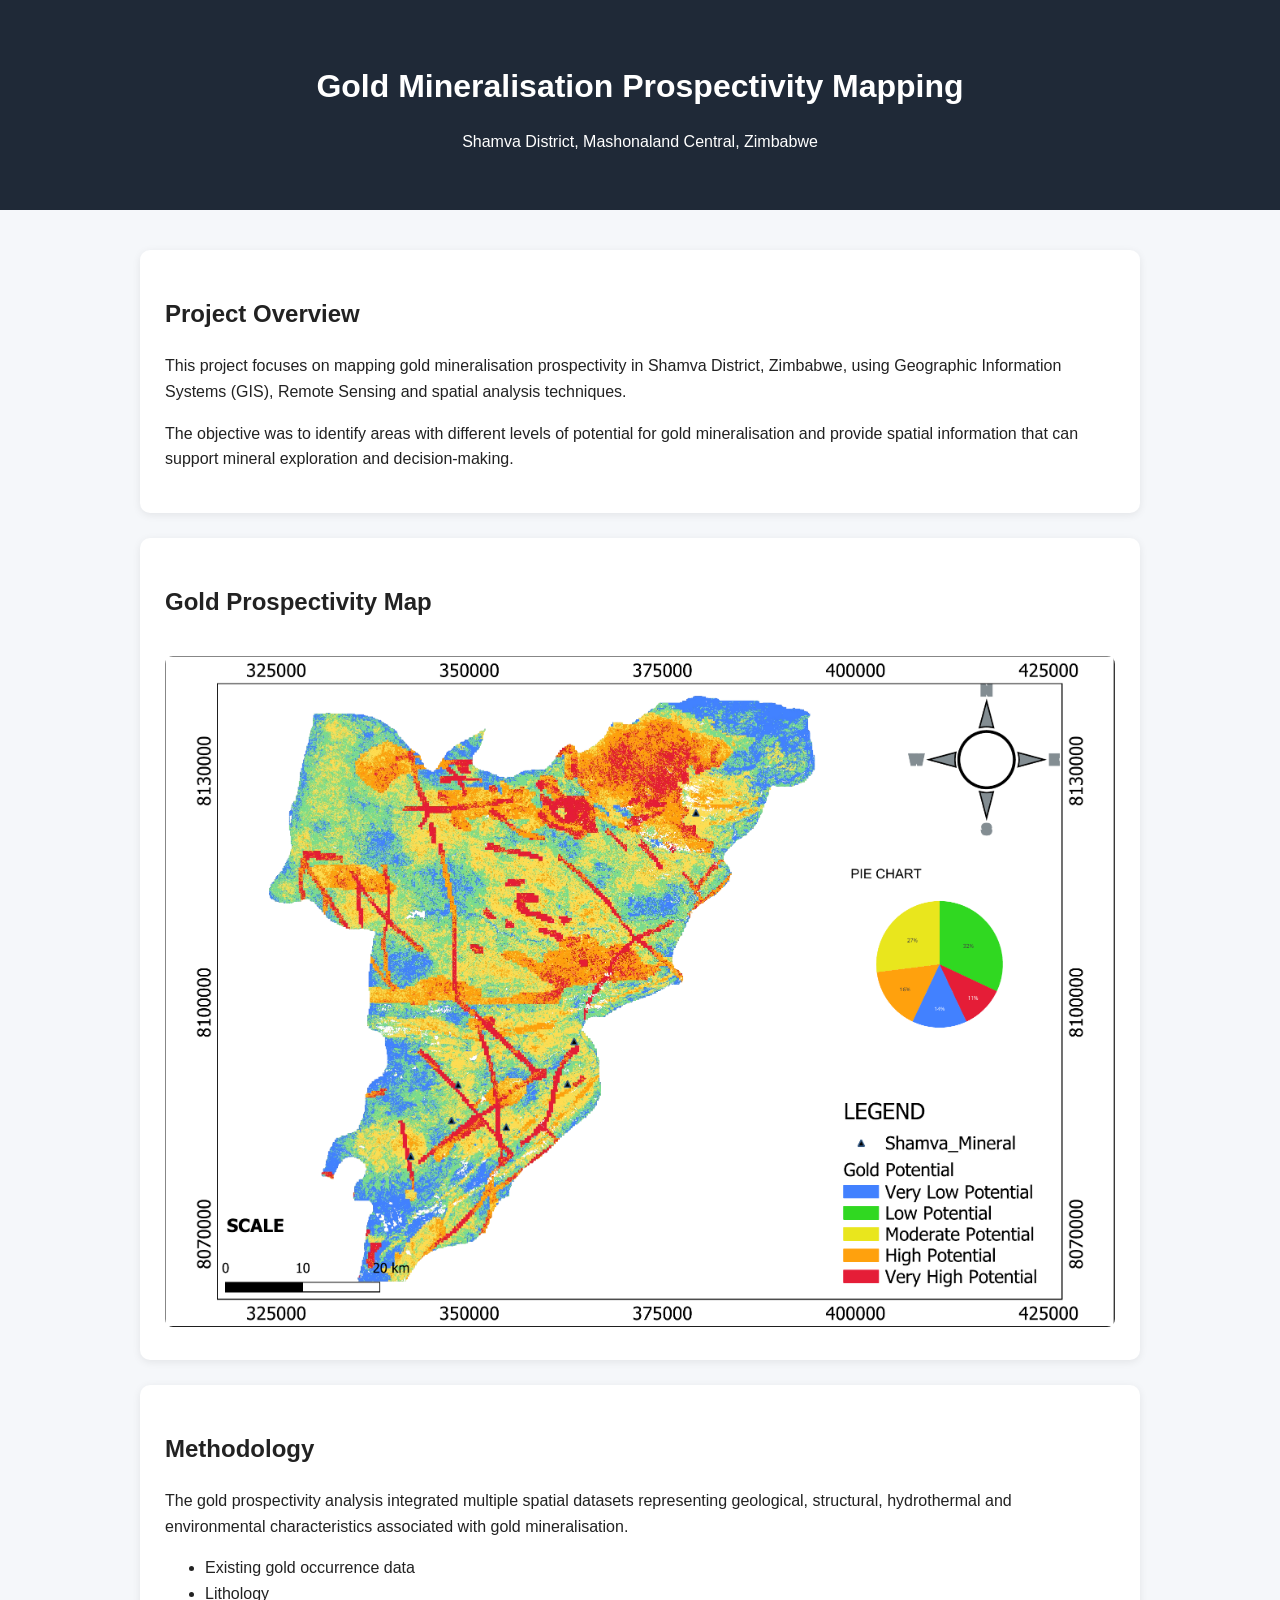
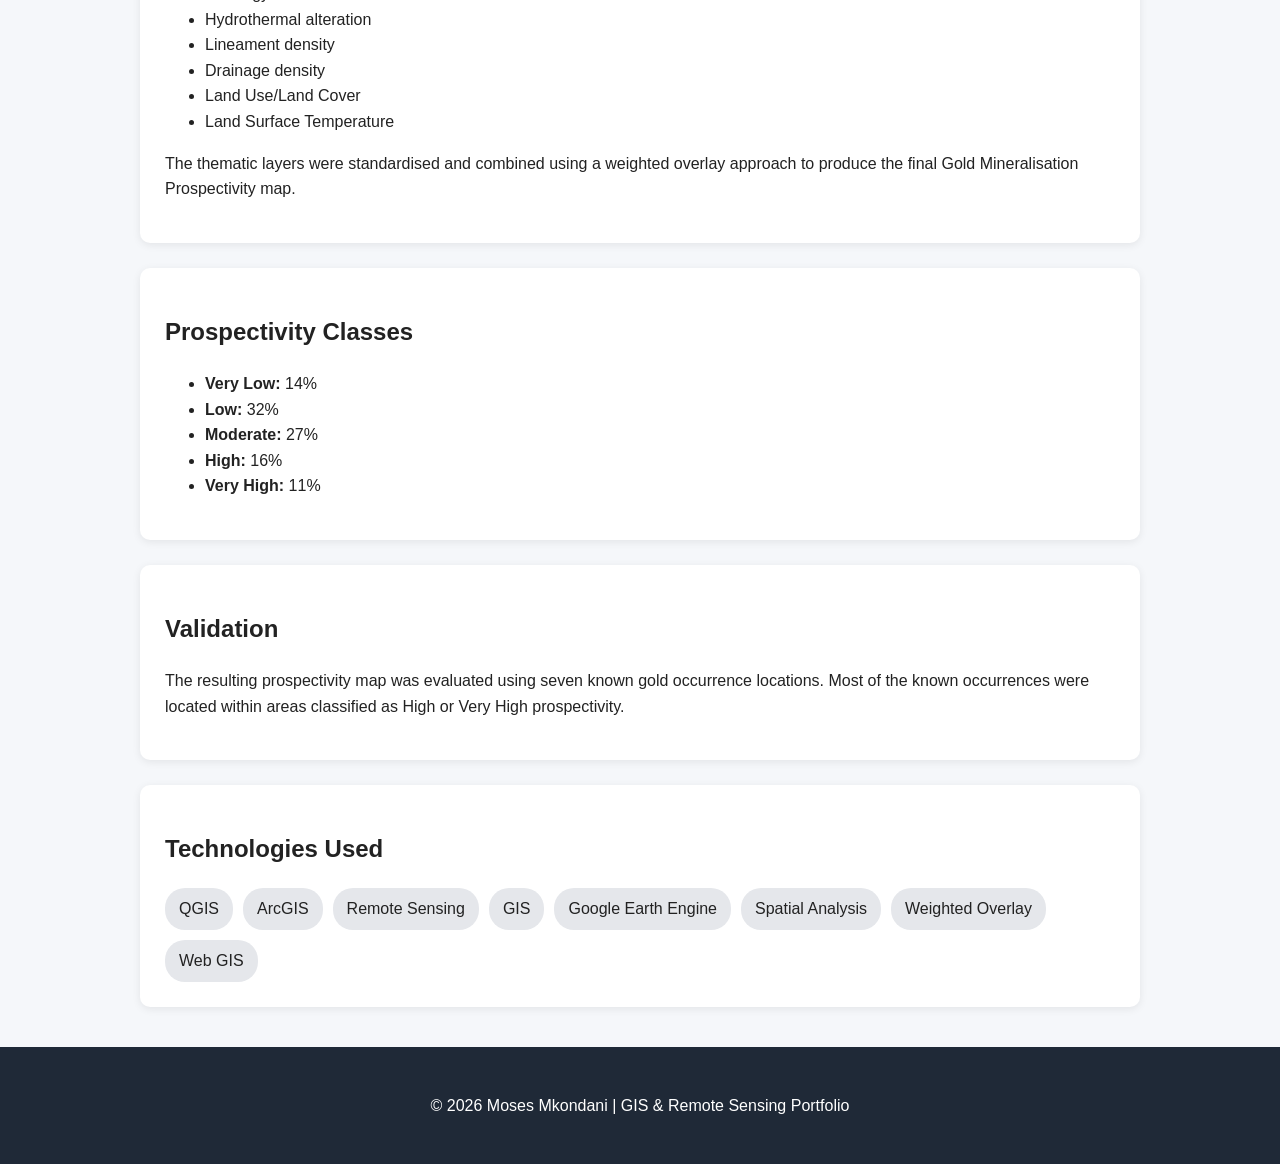
<file: projects/gold-prospectivity.html>
<!DOCTYPE html>
<html lang="en">
<head>
    <meta charset="UTF-8">
    <meta name="viewport" content="width=device-width, initial-scale=1.0">
    <title>Gold Prospectivity Mapping | Moses Mkondani</title>

    <style>
        body {
            font-family: Arial, sans-serif;
            line-height: 1.6;
            margin: 0;
            background: #f5f7fa;
            color: #222;
        }

        header {
            background: #1f2937;
            color: white;
            padding: 40px 20px;
            text-align: center;
        }

        header h1 {
            margin-bottom: 10px;
        }

        .container {
            max-width: 1000px;
            margin: 40px auto;
            padding: 0 20px;
        }

        .card {
            background: white;
            padding: 25px;
            margin-bottom: 25px;
            border-radius: 10px;
            box-shadow: 0 2px 8px rgba(0,0,0,0.08);
        }

        .map {
            width: 100%;
            border-radius: 8px;
            margin-top: 15px;
        }

        .skills {
            display: flex;
            flex-wrap: wrap;
            gap: 10px;
        }

        .skill {
            background: #e5e7eb;
            padding: 8px 14px;
            border-radius: 20px;
        }

        footer {
            text-align: center;
            padding: 30px;
            background: #1f2937;
            color: white;
            margin-top: 40px;
        }
    </style>
</head>

<body>

<header>
    <h1>Gold Mineralisation Prospectivity Mapping</h1>
    <p>Shamva District, Mashonaland Central, Zimbabwe</p>
</header>

<div class="container">

    <div class="card">
        <h2>Project Overview</h2>

        <p>
            This project focuses on mapping gold mineralisation prospectivity
            in Shamva District, Zimbabwe, using Geographic Information Systems
            (GIS), Remote Sensing and spatial analysis techniques.
        </p>

        <p>
            The objective was to identify areas with different levels of
            potential for gold mineralisation and provide spatial information
            that can support mineral exploration and decision-making.
        </p>
    </div>

    <div class="card">
        <h2>Gold Prospectivity Map</h2>

        <img
            src="../assets/images/gold-prospectivity-map.png"
            alt="Gold Prospectivity Map of Shamva District"
            class="map"
        >
    </div>

    <div class="card">
        <h2>Methodology</h2>

        <p>
            The gold prospectivity analysis integrated multiple spatial
            datasets representing geological, structural, hydrothermal and
            environmental characteristics associated with gold mineralisation.
        </p>

        <ul>
            <li>Existing gold occurrence data</li>
            <li>Lithology</li>
            <li>Hydrothermal alteration</li>
            <li>Lineament density</li>
            <li>Drainage density</li>
            <li>Land Use/Land Cover</li>
            <li>Land Surface Temperature</li>
        </ul>

        <p>
            The thematic layers were standardised and combined using a
            weighted overlay approach to produce the final Gold
            Mineralisation Prospectivity map.
        </p>
    </div>

    <div class="card">
        <h2>Prospectivity Classes</h2>

        <ul>
            <li><strong>Very Low:</strong> 14%</li>
            <li><strong>Low:</strong> 32%</li>
            <li><strong>Moderate:</strong> 27%</li>
            <li><strong>High:</strong> 16%</li>
            <li><strong>Very High:</strong> 11%</li>
        </ul>
    </div>

    <div class="card">
        <h2>Validation</h2>

        <p>
            The resulting prospectivity map was evaluated using seven known
            gold occurrence locations. Most of the known occurrences were
            located within areas classified as High or Very High prospectivity.
        </p>
    </div>

    <div class="card">
        <h2>Technologies Used</h2>

        <div class="skills">
            <span class="skill">QGIS</span>
            <span class="skill">ArcGIS</span>
            <span class="skill">Remote Sensing</span>
            <span class="skill">GIS</span>
            <span class="skill">Google Earth Engine</span>
            <span class="skill">Spatial Analysis</span>
            <span class="skill">Weighted Overlay</span>
            <span class="skill">Web GIS</span>
        </div>
    </div>

</div>

<footer>
    <p>© 2026 Moses Mkondani | GIS & Remote Sensing Portfolio</p>
</footer>

</body>
</html>
</file>
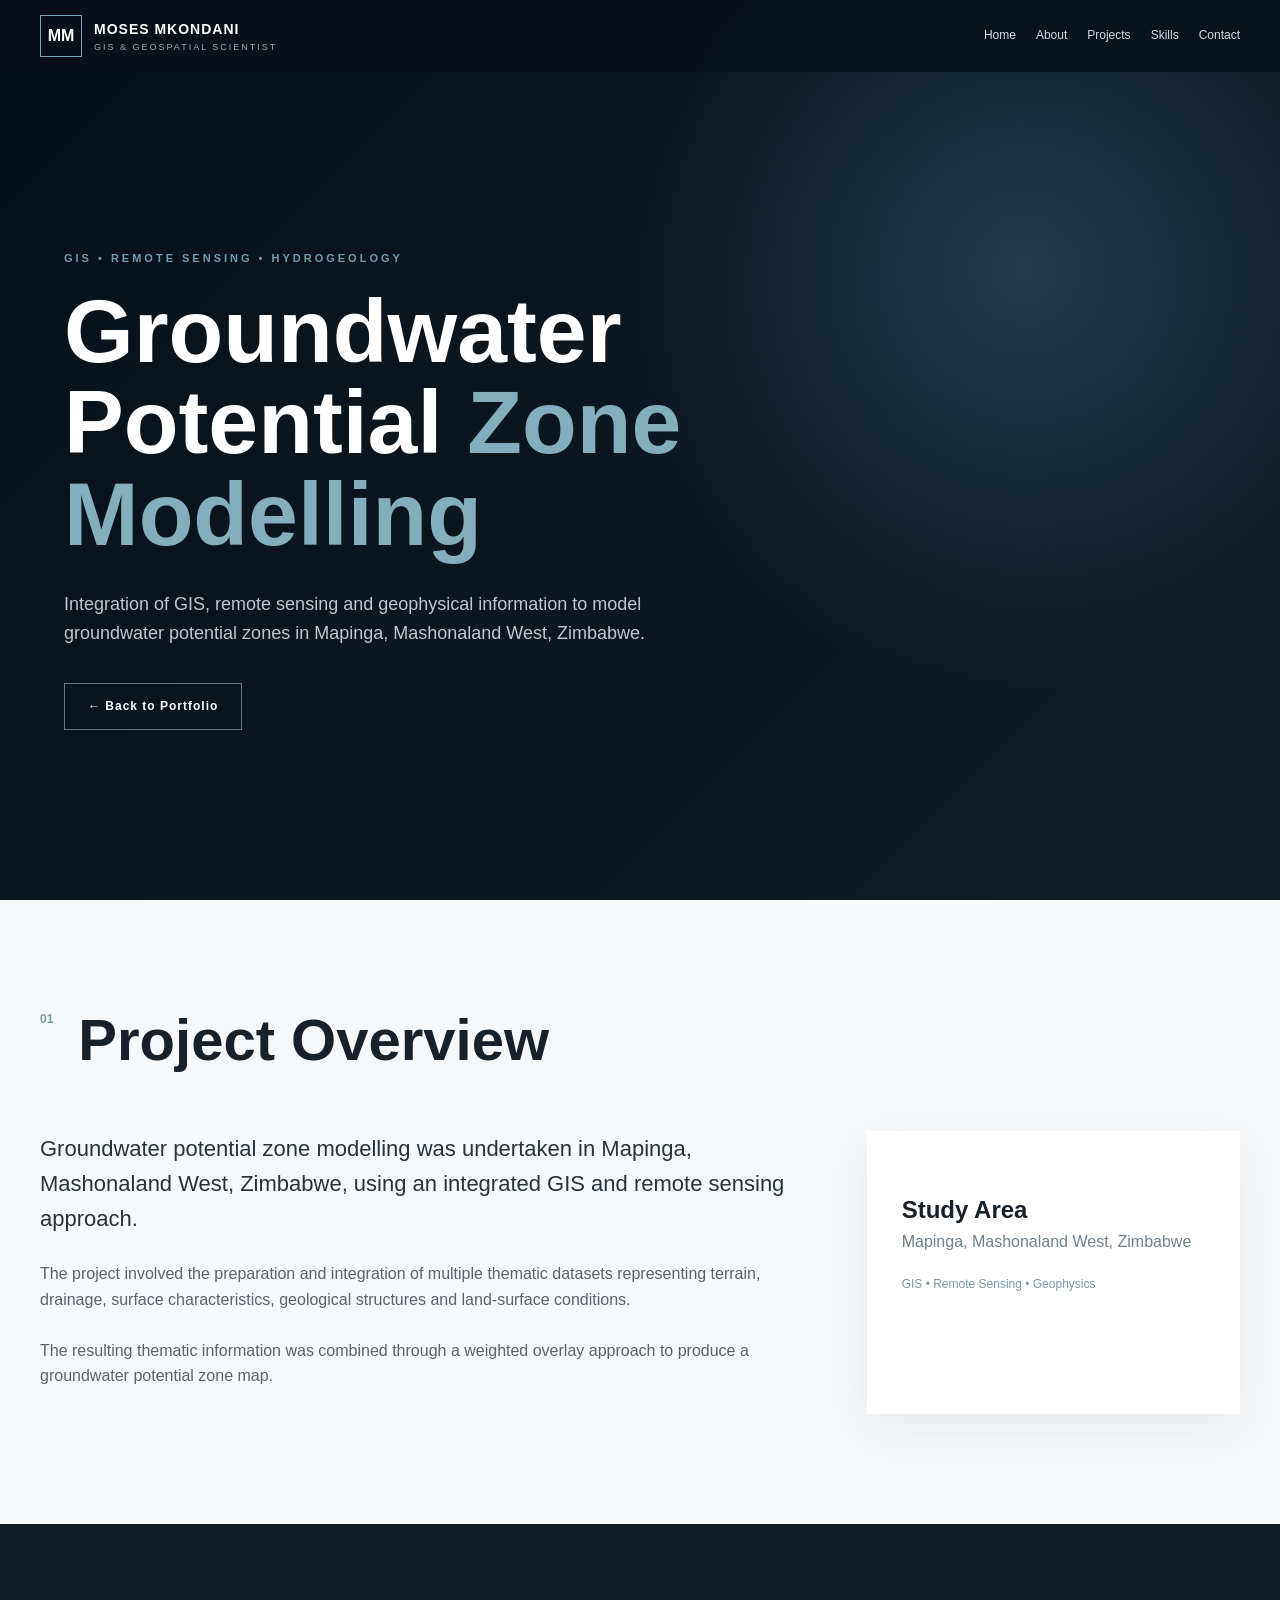
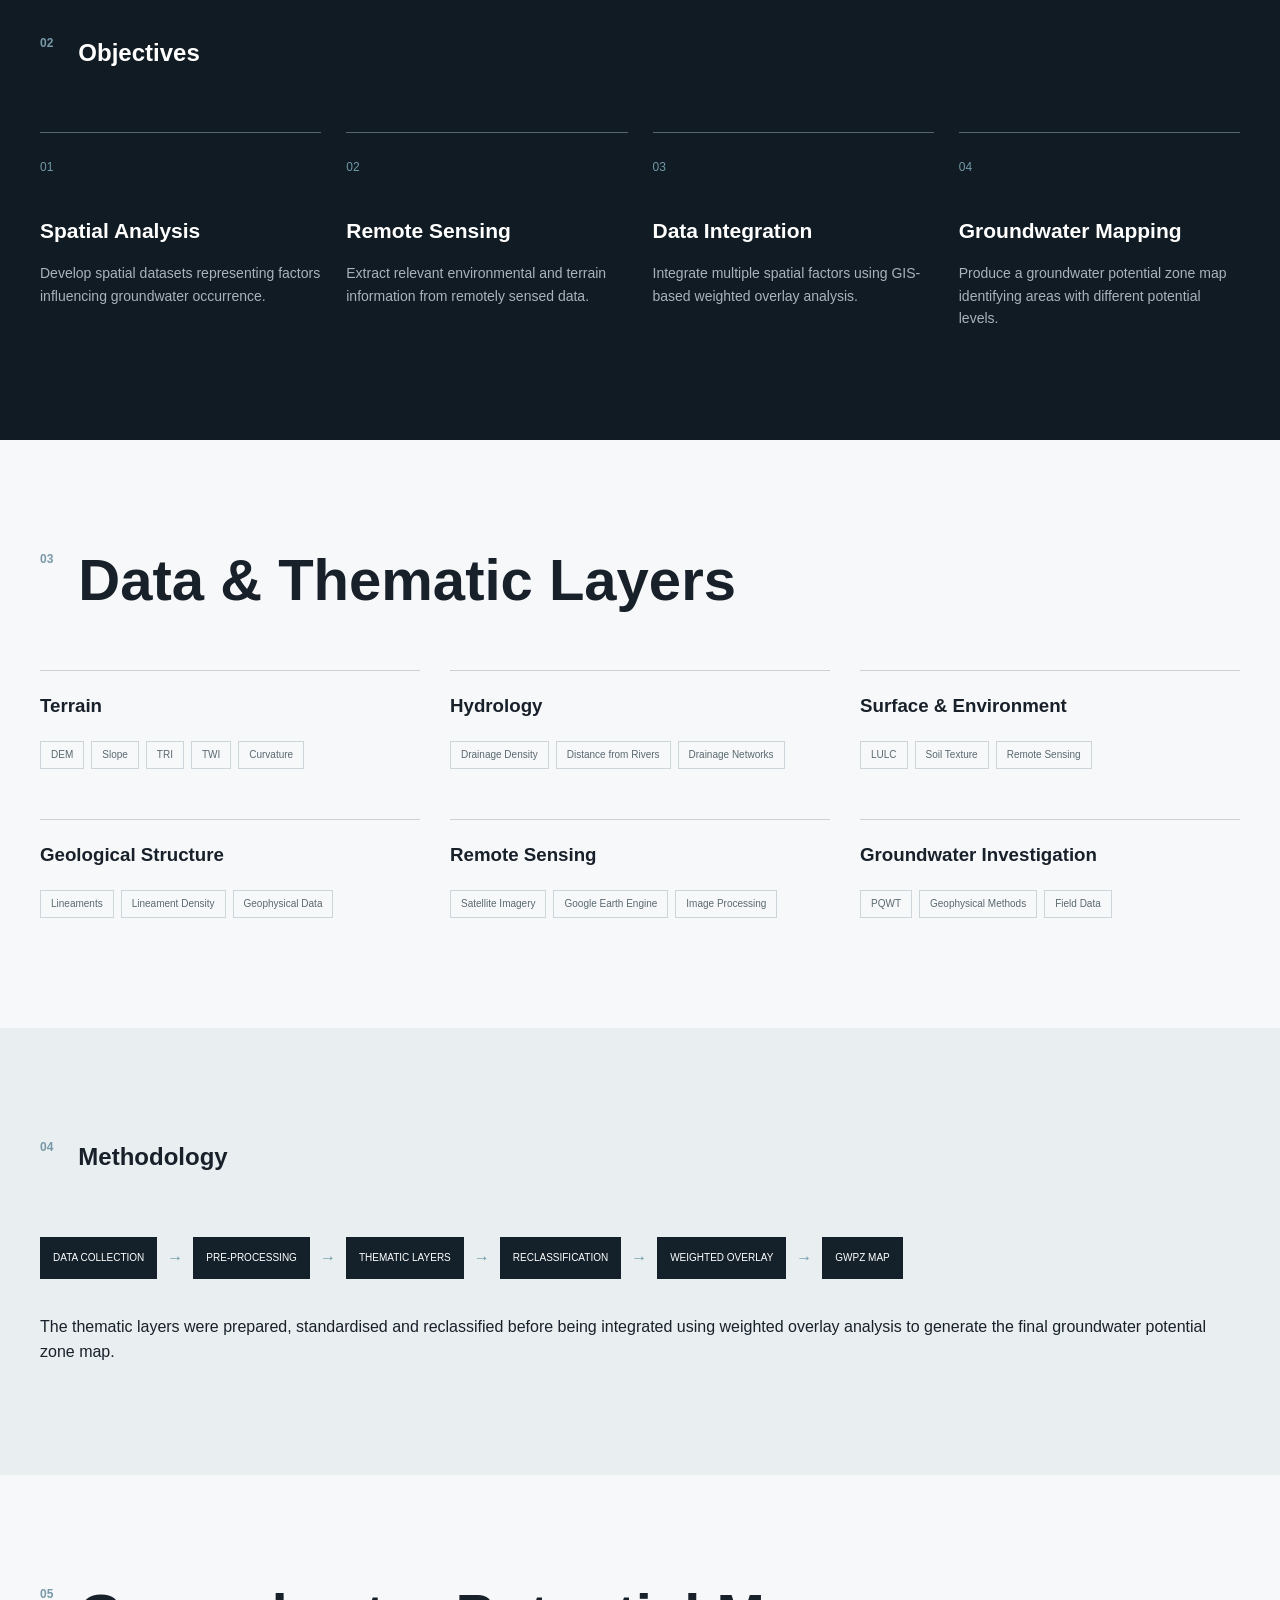
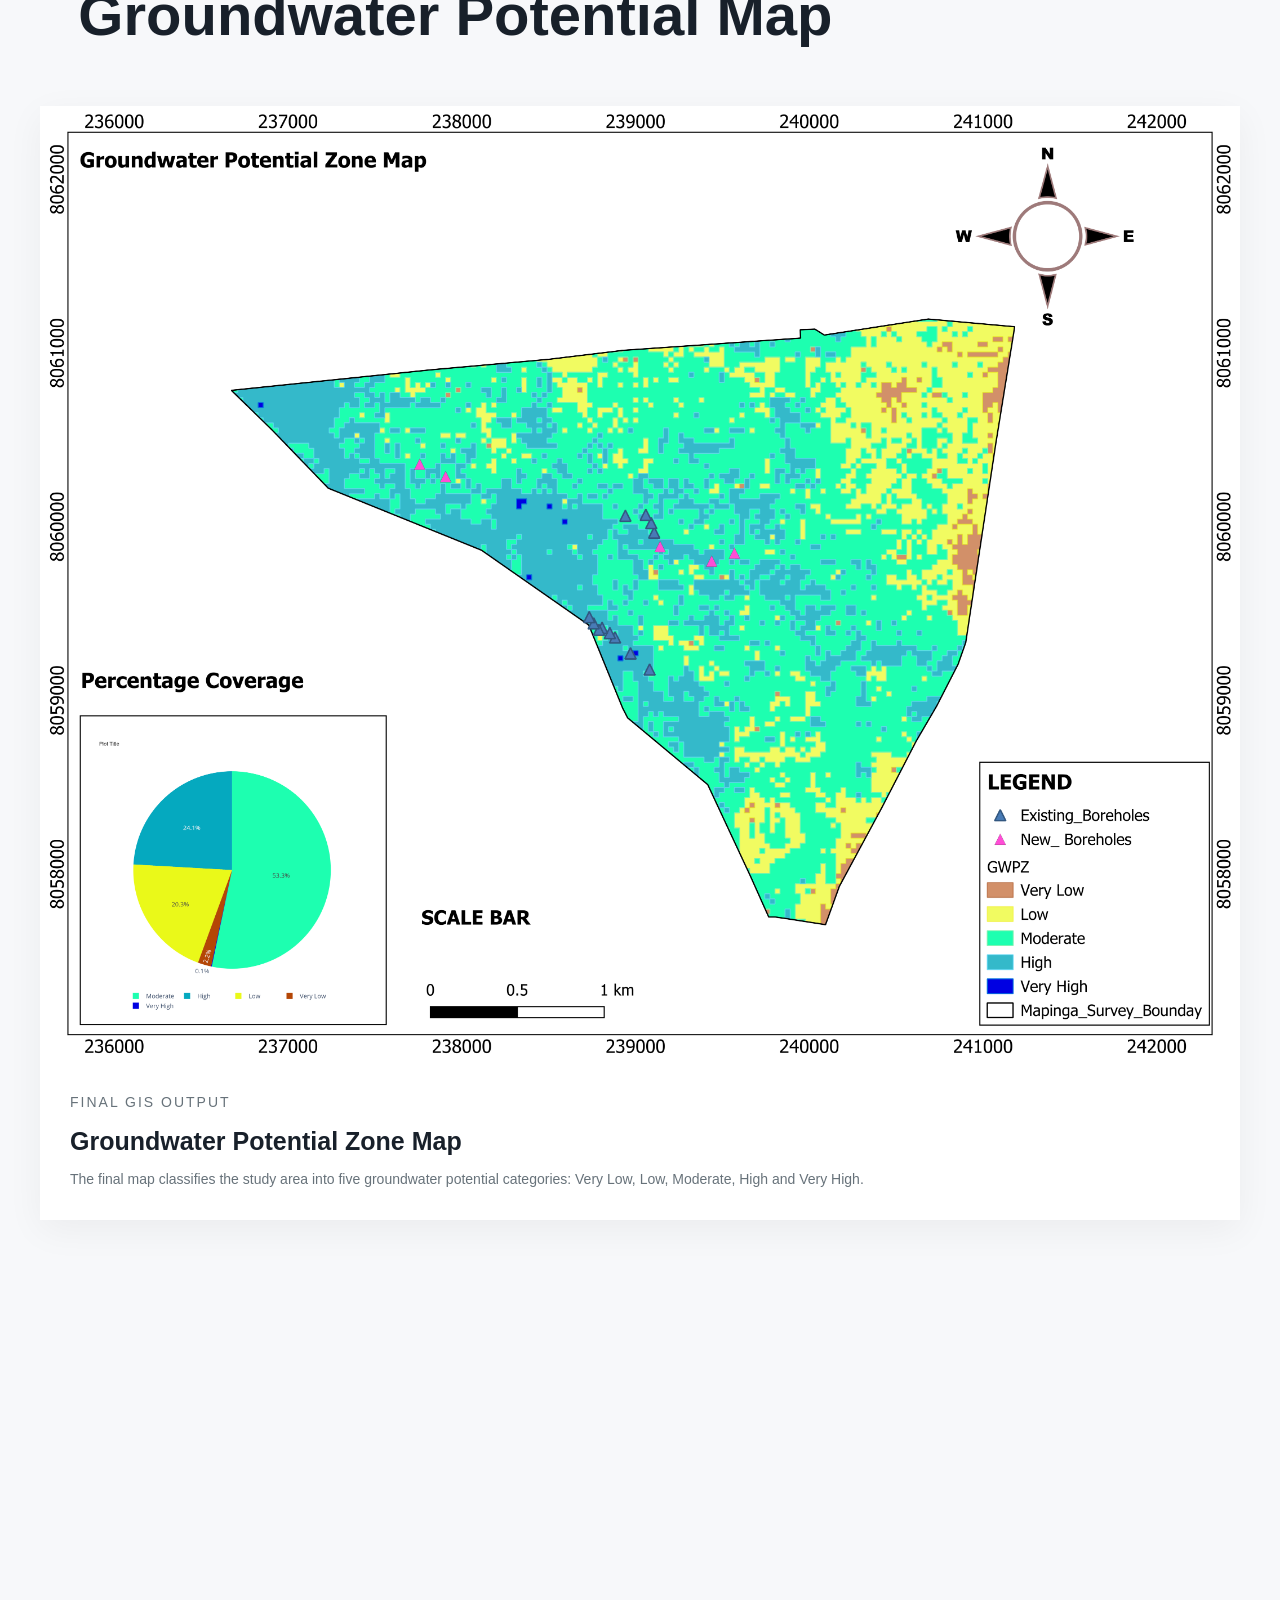
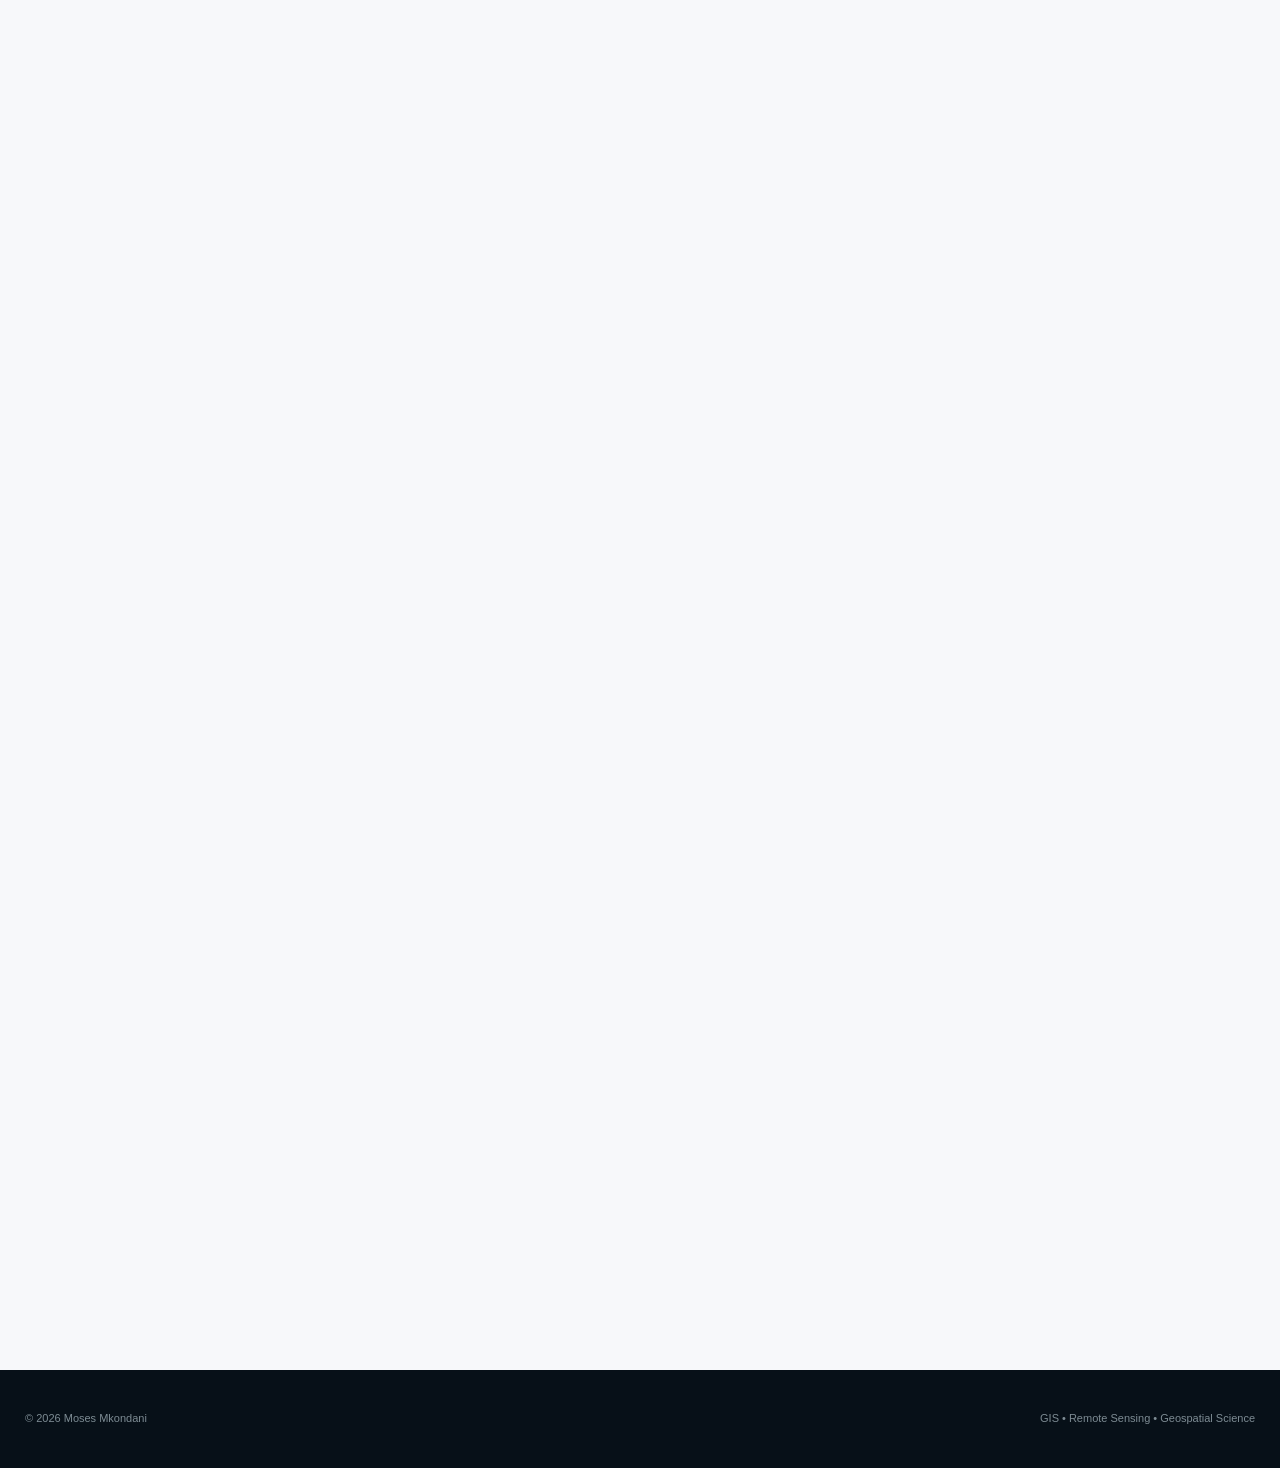
<file: projects/groundwater.html>
<!DOCTYPE html>
<html lang="en">

<head>

    <meta charset="UTF-8">

    <meta name="viewport"
          content="width=device-width, initial-scale=1.0">

    <title>
        Groundwater Potential Zone Modelling | Moses Mkondani
    </title>

    <link rel="stylesheet" href="../style.css">

</head>

<body>


<!-- ================= NAVIGATION ================= -->

<header class="navbar">

    <div class="nav-container">

        <a href="../index.html" class="logo">

            <span>MM</span>

            <div>
                <strong>MOSES MKONDANI</strong>
                <small>GIS & GEOSPATIAL SCIENTIST</small>
            </div>

        </a>

        <nav>

            <a href="../index.html">Home</a>

            <a href="../index.html#about">About</a>

            <a href="../index.html#projects">Projects</a>

            <a href="../index.html#skills">Skills</a>

            <a href="../index.html#contact">Contact</a>

        </nav>

    </div>

</header>



<!-- ================= PROJECT HERO ================= -->

<section class="hero">

    <div class="hero-content">

        <p class="eyebrow">
            GIS • REMOTE SENSING • HYDROGEOLOGY
        </p>

        <h1>
            Groundwater Potential
            <span>Zone Modelling</span>
        </h1>

        <p class="hero-description">

            Integration of GIS, remote sensing and geophysical
            information to model groundwater potential zones
            in Mapinga, Mashonaland West, Zimbabwe.

        </p>

        <div class="hero-buttons">

            <a href="../index.html"
               class="btn secondary">

                ← Back to Portfolio

            </a>

        </div>

    </div>

</section>



<!-- ================= PROJECT OVERVIEW ================= -->

<section class="section">

    <div class="section-header">

        <div class="section-number">
            01
        </div>

        <h2>
            Project Overview
        </h2>

    </div>


    <div class="about-grid">

        <div class="about-text">

            <p class="lead">

                Groundwater potential zone modelling was undertaken
                in Mapinga, Mashonaland West, Zimbabwe, using an
                integrated GIS and remote sensing approach.

            </p>

            <p>

                The project involved the preparation and integration
                of multiple thematic datasets representing terrain,
                drainage, surface characteristics, geological
                structures and land-surface conditions.

            </p>

            <p>

                The resulting thematic information was combined
                through a weighted overlay approach to produce a
                groundwater potential zone map.

            </p>

        </div>


        <div class="about-card">

            <h3>
                Study Area
            </h3>

            <p>
                Mapinga, Mashonaland West,
                Zimbabwe
            </p>

            <div class="location">
                GIS • Remote Sensing • Geophysics
            </div>

        </div>

    </div>

</section>



<!-- ================= OBJECTIVES ================= -->

<section class="dark-section">

    <div class="section-header">

        <div class="section-number">
            02
        </div>

        <h2>
            Objectives
        </h2>

    </div>


    <div class="capability-grid">

        <div class="capability">

            <span class="capability-number">
                01
            </span>

            <h3>
                Spatial Analysis
            </h3>

            <p>
                Develop spatial datasets representing
                factors influencing groundwater occurrence.
            </p>

        </div>


        <div class="capability">

            <span class="capability-number">
                02
            </span>

            <h3>
                Remote Sensing
            </h3>

            <p>
                Extract relevant environmental and
                terrain information from remotely sensed data.
            </p>

        </div>


        <div class="capability">

            <span class="capability-number">
                03
            </span>

            <h3>
                Data Integration
            </h3>

            <p>
                Integrate multiple spatial factors using
                GIS-based weighted overlay analysis.
            </p>

        </div>


        <div class="capability">

            <span class="capability-number">
                04
            </span>

            <h3>
                Groundwater Mapping
            </h3>

            <p>
                Produce a groundwater potential zone map
                identifying areas with different potential levels.
            </p>

        </div>

    </div>

</section>



<!-- ================= DATA ================= -->

<section class="section">

    <div class="section-header">

        <div class="section-number">
            03
        </div>

        <h2>
            Data & Thematic Layers
        </h2>

    </div>


    <div class="skills-grid">

        <div class="skill-group">

            <h3>
                Terrain
            </h3>

            <div class="skill-list">

                <span>DEM</span>
                <span>Slope</span>
                <span>TRI</span>
                <span>TWI</span>
                <span>Curvature</span>

            </div>

        </div>


        <div class="skill-group">

            <h3>
                Hydrology
            </h3>

            <div class="skill-list">

                <span>Drainage Density</span>
                <span>Distance from Rivers</span>
                <span>Drainage Networks</span>

            </div>

        </div>


        <div class="skill-group">

            <h3>
                Surface & Environment
            </h3>

            <div class="skill-list">

                <span>LULC</span>
                <span>Soil Texture</span>
                <span>Remote Sensing</span>

            </div>

        </div>


        <div class="skill-group">

            <h3>
                Geological Structure
            </h3>

            <div class="skill-list">

                <span>Lineaments</span>
                <span>Lineament Density</span>
                <span>Geophysical Data</span>

            </div>

        </div>


        <div class="skill-group">

            <h3>
                Remote Sensing
            </h3>

            <div class="skill-list">

                <span>Satellite Imagery</span>
                <span>Google Earth Engine</span>
                <span>Image Processing</span>

            </div>

        </div>


        <div class="skill-group">

            <h3>
                Groundwater Investigation
            </h3>

            <div class="skill-list">

                <span>PQWT</span>
                <span>Geophysical Methods</span>
                <span>Field Data</span>

            </div>

        </div>

    </div>

</section>



<!-- ================= METHODOLOGY ================= -->

<section class="webgis-section">

    <div class="webgis-container">

        <div class="section-header">

            <div class="section-number">
                04
            </div>

            <h2>
                Methodology
            </h2>

        </div>


        <div class="architecture">

            <div>
                DATA COLLECTION
            </div>

            <span>→</span>

            <div>
                PRE-PROCESSING
            </div>

            <span>→</span>

            <div>
                THEMATIC LAYERS
            </div>

            <span>→</span>

            <div>
                RECLASSIFICATION
            </div>

            <span>→</span>

            <div>
                WEIGHTED OVERLAY
            </div>

            <span>→</span>

            <div>
                GWPZ MAP
            </div>

        </div>


        <p>

            The thematic layers were prepared, standardised
            and reclassified before being integrated using
            weighted overlay analysis to generate the final
            groundwater potential zone map.

        </p>

    </div>

</section>



<!-- ================= GROUNDWATER MAP ================= -->

<section class="section">

    <div class="section-header">

        <div class="section-number">
            05
        </div>

        <h2>
            Groundwater Potential Map
        </h2>

    </div>


    <div class="project-card">

        <img
            src="../assets/images/groundwater-potential-map.png"
            alt="Groundwater Potential Zone Map of Mapinga, Mashonaland West, Zimbabwe"
            style="
                width:100%;
                display:block;
                height:auto;
            "
        >

        <div class="project-body">

            <p class="project-category">
                FINAL GIS OUTPUT
            </p>

            <h3>
                Groundwater Potential Zone Map
            </h3>

            <p>

                The final map classifies the study area into
                five groundwater potential categories:
                Very Low, Low, Moderate, High and Very High.

            </p>

        </div>

    </div>

</section>



<!-- ================= RESULTS ================= -->

<section class="dark-section">

    <div class="section-header">

        <div class="section-number">
            06
        </div>

        <h2>
            Results
        </h2>

    </div>


    <div class="capability-grid">


        <div class="capability">

            <span class="capability-number">
                53.3%
            </span>

            <h3>
                Moderate
            </h3>

            <p>
                Moderate groundwater potential represents
                the largest mapped class.
            </p>

        </div>


        <div class="capability">

            <span class="capability-number">
                24.1%
            </span>

            <h3>
                High
            </h3>

            <p>
                Areas classified as having high groundwater
                potential.
            </p>

        </div>


        <div class="capability">

            <span class="capability-number">
                20.3%
            </span>

            <h3>
                Low
            </h3>

            <p>
                Areas classified within the low potential
                category.
            </p>

        </div>


        <div class="capability">

            <span class="capability-number">
                2.3%
            </span>

            <h3>
                Very Low / Very High
            </h3>

            <p>
                The remaining mapped area comprises the
                Very Low and Very High classes.
            </p>

        </div>

    </div>


    <p style="
        max-width:800px;
        margin:60px auto 0;
        color:#aebac1;
        text-align:center;
    ">

        The percentages shown above are derived from the
        groundwater potential map included in this portfolio.

    </p>

</section>



<!-- ================= TECHNICAL SKILLS ================= -->

<section class="section">

    <div class="section-header">

        <div class="section-number">
            07
        </div>

        <h2>
            Technical Skills Demonstrated
        </h2>

    </div>


    <div class="skills-grid">

        <div class="skill-group">

            <h3>
                GIS
            </h3>

            <div class="skill-list">

                <span>Spatial Analysis</span>
                <span>Weighted Overlay</span>
                <span>Raster Analysis</span>
                <span>Cartography</span>

            </div>

        </div>


        <div class="skill-group">

            <h3>
                Remote Sensing
            </h3>

            <div class="skill-list">

                <span>Satellite Imagery</span>
                <span>Image Processing</span>
                <span>Google Earth Engine</span>

            </div>

        </div>


        <div class="skill-group">

            <h3>
                Geospatial Data
            </h3>

            <div class="skill-list">

                <span>DEM Analysis</span>
                <span>Hydrological Analysis</span>
                <span>Geophysical Data</span>

            </div>

        </div>


        <div class="skill-group">

            <h3>
                Software
            </h3>

            <div class="skill-list">

                <span>QGIS</span>
                <span>ArcGIS</span>
                <span>SAGA GIS</span>
                <span>Google Earth Engine</span>

            </div>

        </div>

    </div>

</section>



<!-- ================= BACK ================= -->

<section class="cv-section">

    <div>

        <p class="eyebrow">
            GIS PORTFOLIO
        </p>

        <h2>
            Explore More Projects
        </h2>

        <p>
            Return to the main portfolio to explore
            additional GIS, remote sensing, UAV, GNSS
            and Web GIS projects.
        </p>

        <a href="../index.html"
           class="btn primary">

            BACK TO PORTFOLIO

        </a>

    </div>

</section>



<!-- ================= FOOTER ================= -->

<footer>

    <p>
        © <span id="year"></span> Moses Mkondani
    </p>

    <p>
        GIS • Remote Sensing • Geospatial Science
    </p>

</footer>


<script src="../script.js"></script>

</body>

</html>
</file>
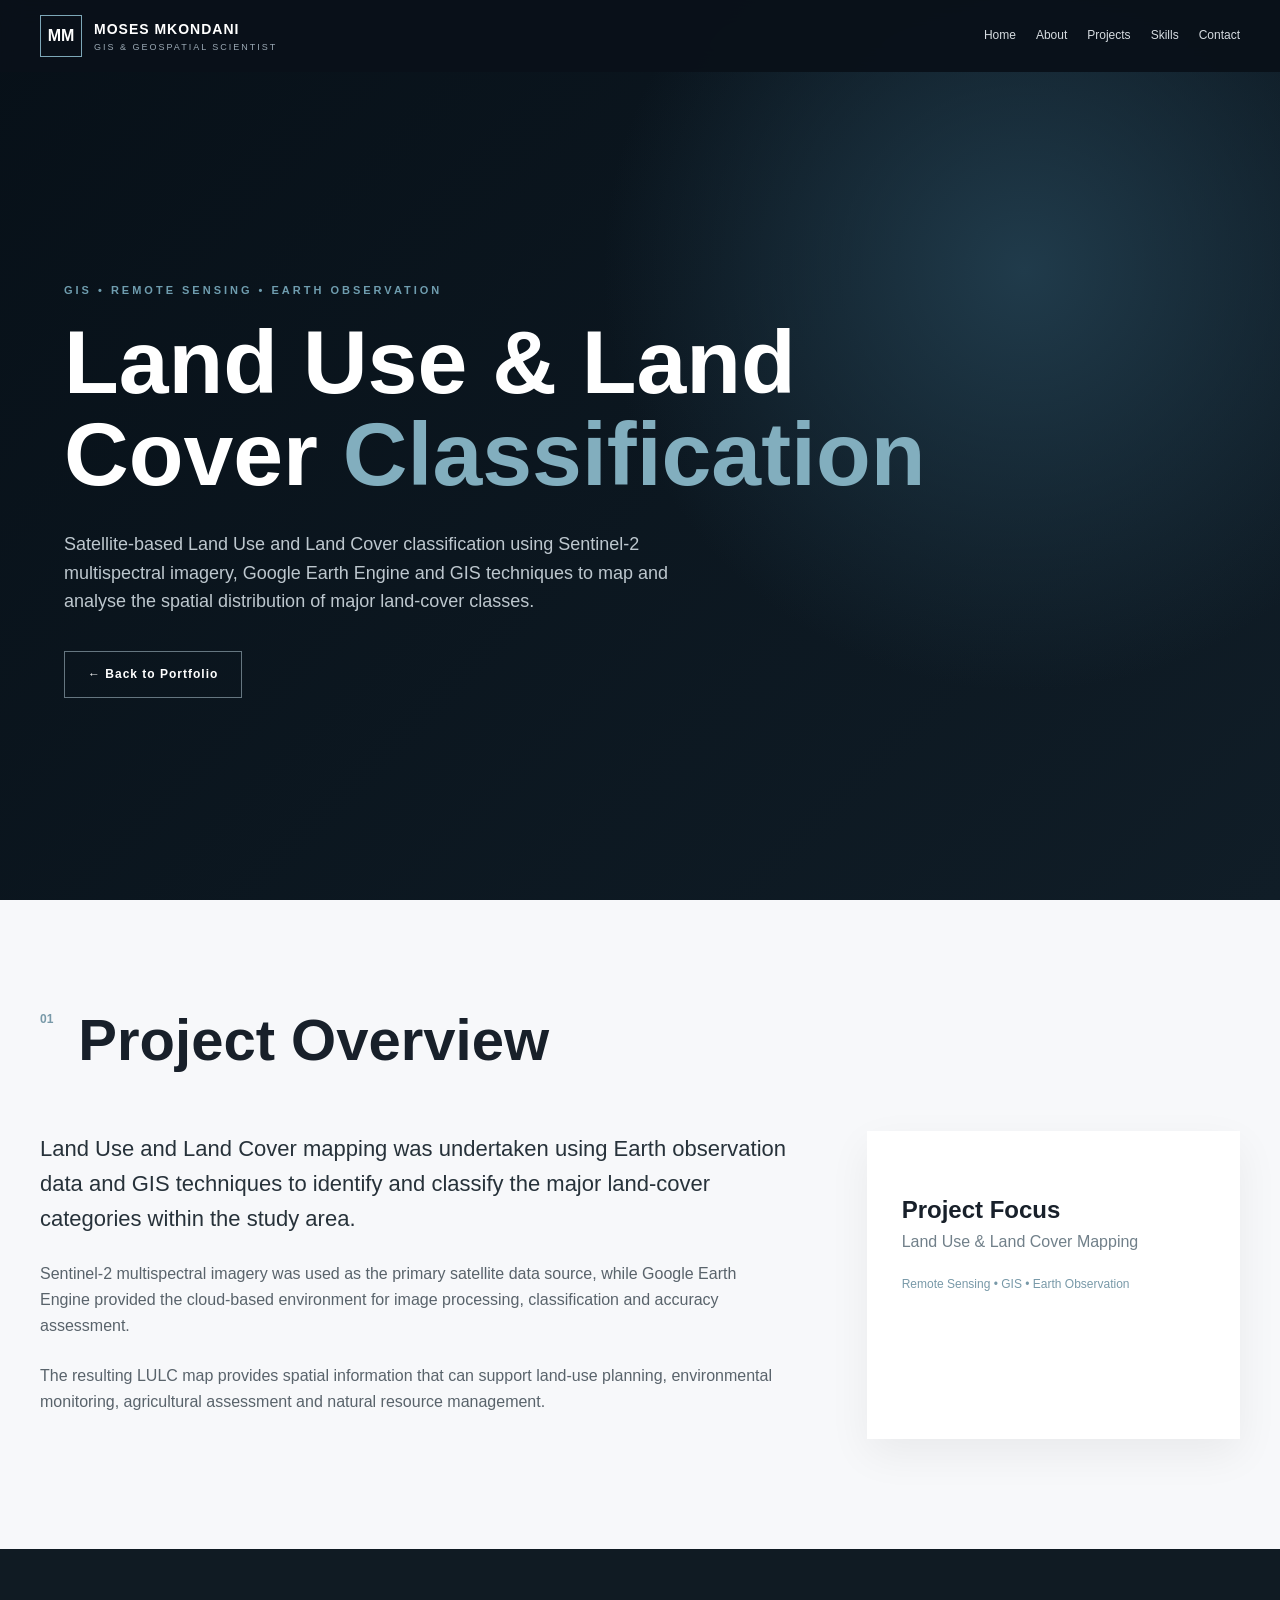
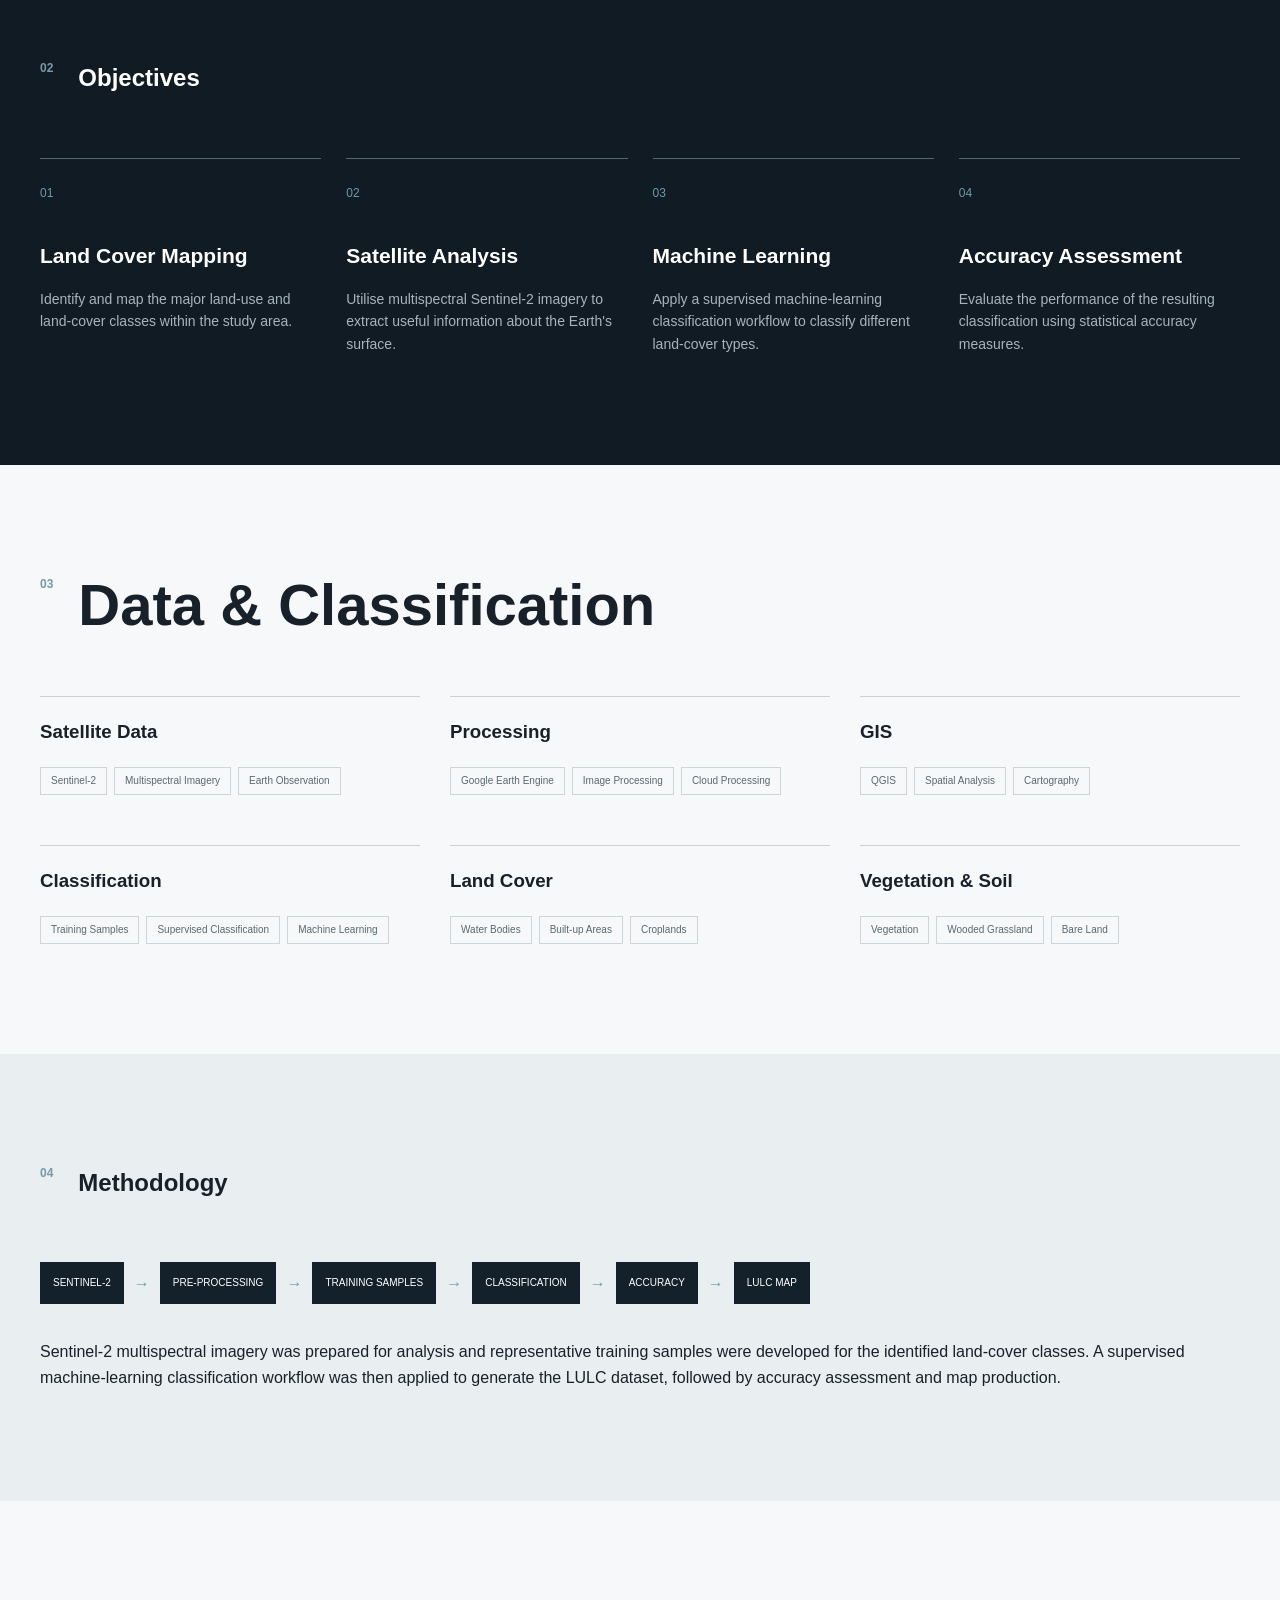
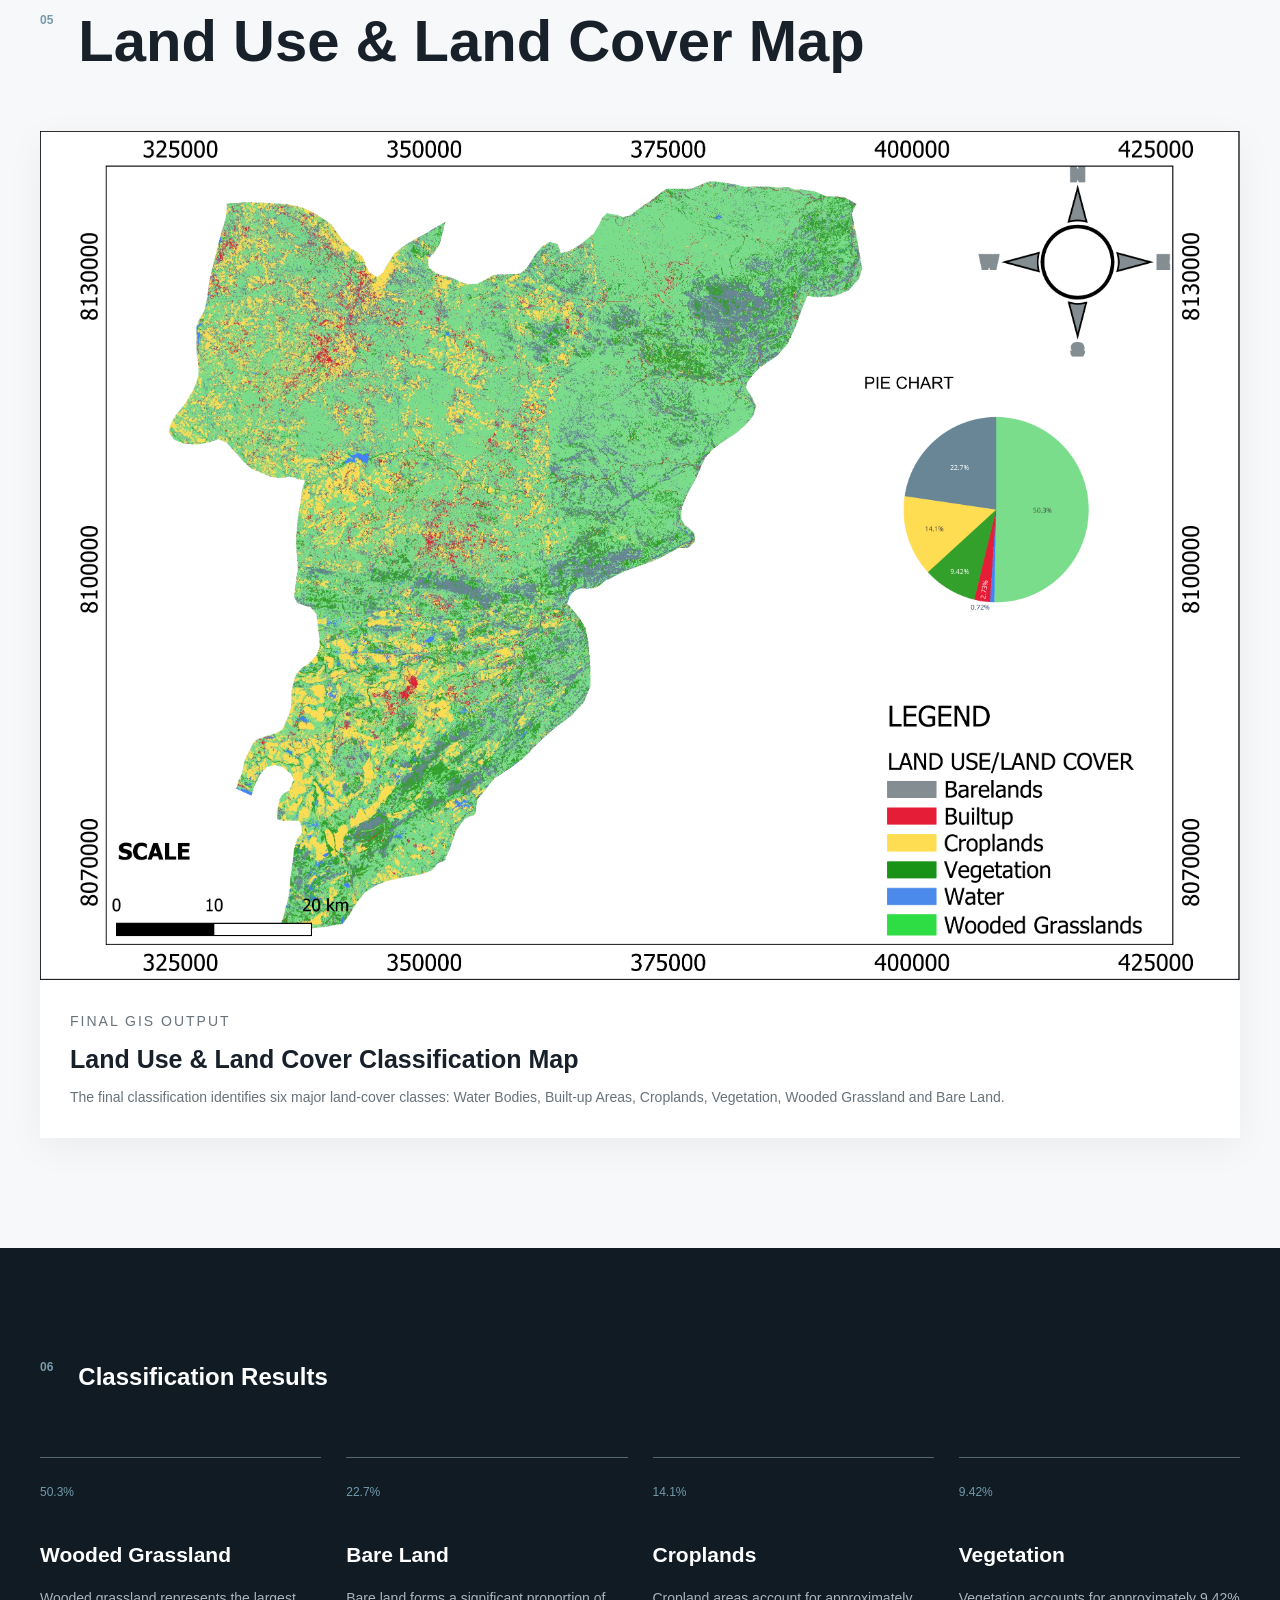
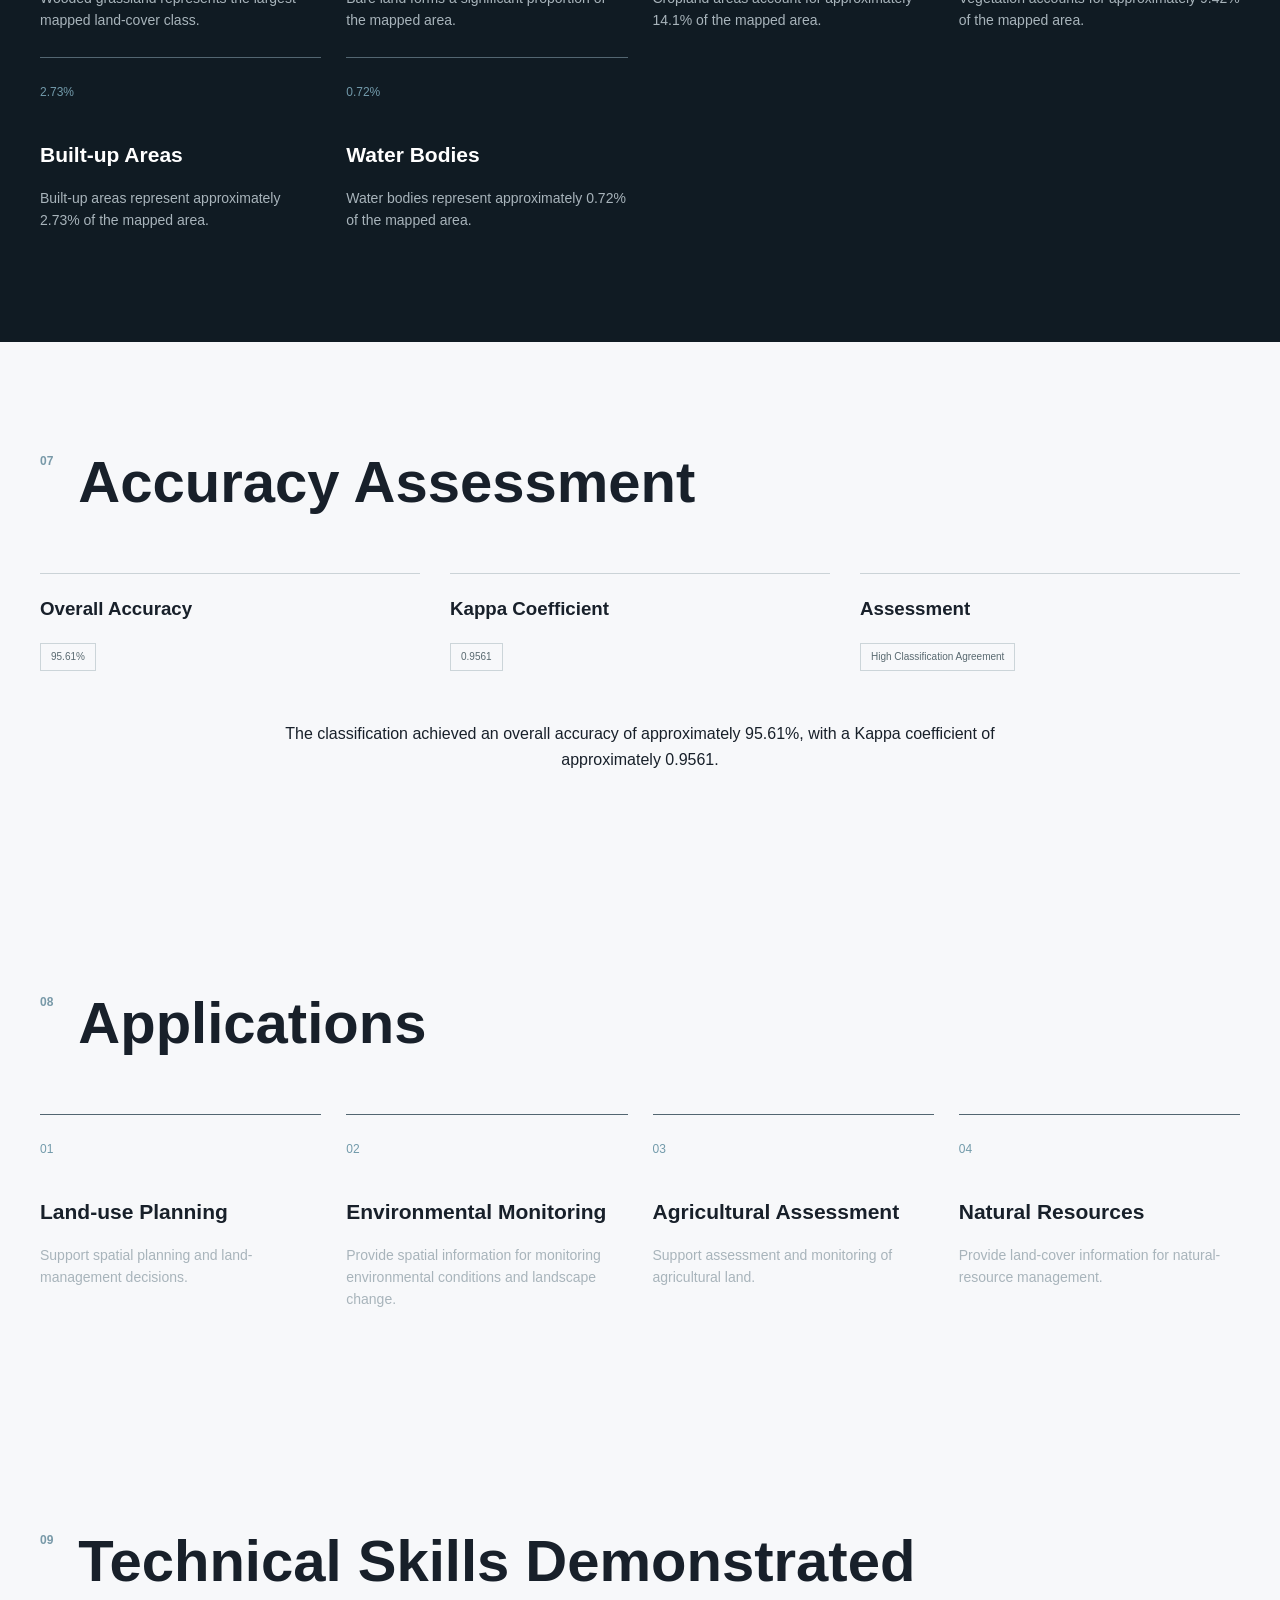
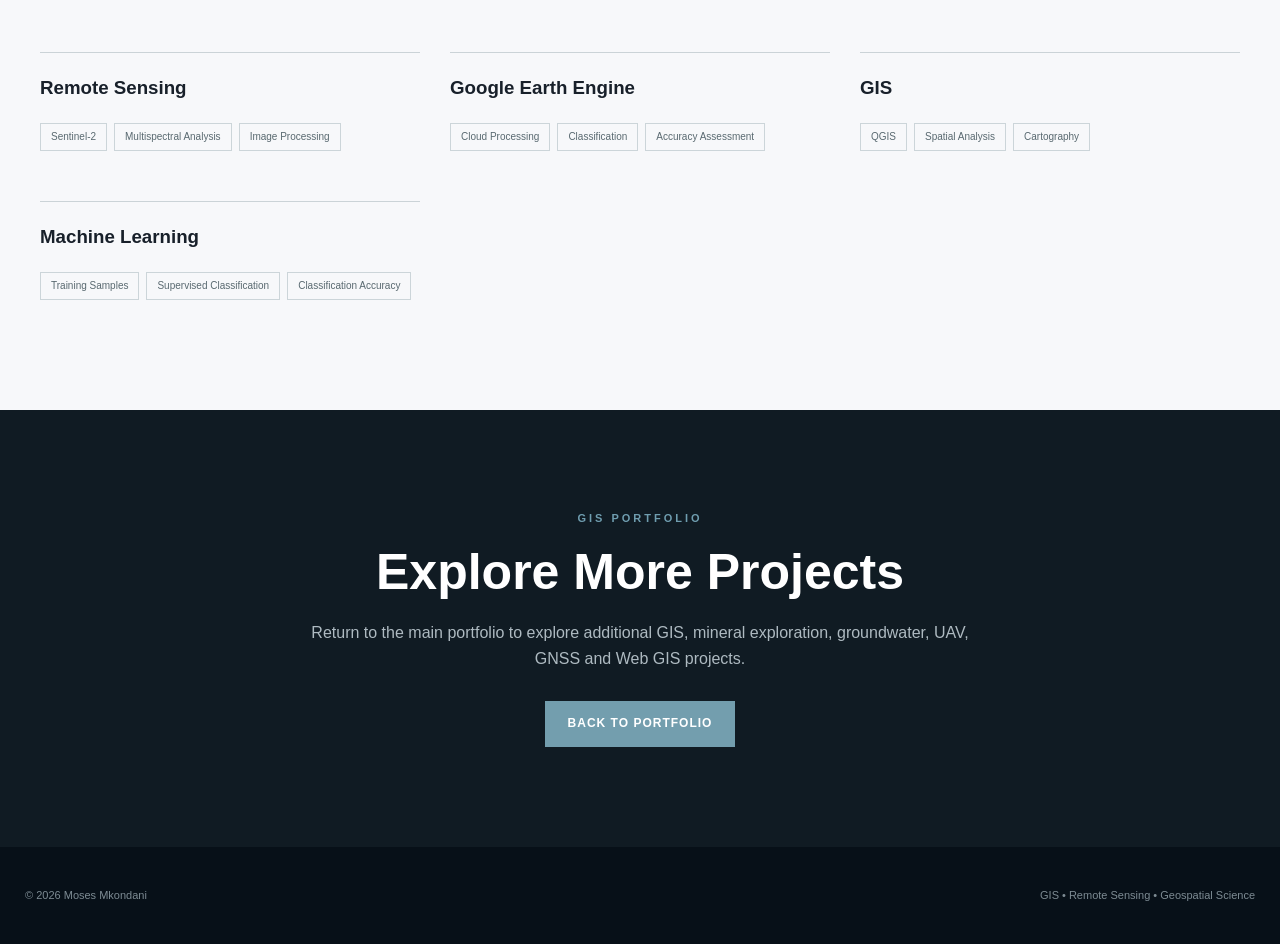
<file: projects/lulc.html>
<!DOCTYPE html>
<html lang="en">

<head>

    <meta charset="UTF-8">

    <meta name="viewport"
          content="width=device-width, initial-scale=1.0">

    <title>
        Land Use & Land Cover Classification | Moses Mkondani
    </title>

    <meta name="description"
          content="Land Use and Land Cover classification using Sentinel-2 imagery, Google Earth Engine and GIS techniques.">

    <link rel="stylesheet" href="../style.css">

</head>

<body>


<!-- ================= NAVIGATION ================= -->

<header class="navbar">

    <div class="nav-container">

        <a href="../index.html" class="logo">

            <span>MM</span>

            <div>

                <strong>MOSES MKONDANI</strong>

                <small>
                    GIS & GEOSPATIAL SCIENTIST
                </small>

            </div>

        </a>


        <nav>

            <a href="../index.html">
                Home
            </a>

            <a href="../index.html#about">
                About
            </a>

            <a href="../index.html#projects">
                Projects
            </a>

            <a href="../index.html#skills">
                Skills
            </a>

            <a href="../index.html#contact">
                Contact
            </a>

        </nav>

    </div>

</header>



<!-- ================= PROJECT HERO ================= -->

<section class="hero">

    <div class="hero-content">

        <p class="eyebrow">
            GIS • REMOTE SENSING • EARTH OBSERVATION
        </p>


        <h1>

            Land Use & Land Cover
            <span>Classification</span>

        </h1>


        <p class="hero-description">

            Satellite-based Land Use and Land Cover classification
            using Sentinel-2 multispectral imagery, Google Earth
            Engine and GIS techniques to map and analyse the
            spatial distribution of major land-cover classes.

        </p>


        <div class="hero-buttons">

            <a href="../index.html"
               class="btn secondary">

                ← Back to Portfolio

            </a>

        </div>

    </div>

</section>



<!-- ================= PROJECT OVERVIEW ================= -->

<section class="section">

    <div class="section-header">

        <div class="section-number">
            01
        </div>

        <h2>
            Project Overview
        </h2>

    </div>


    <div class="about-grid">

        <div class="about-text">

            <p class="lead">

                Land Use and Land Cover mapping was undertaken
                using Earth observation data and GIS techniques
                to identify and classify the major land-cover
                categories within the study area.

            </p>


            <p>

                Sentinel-2 multispectral imagery was used as the
                primary satellite data source, while Google Earth
                Engine provided the cloud-based environment for
                image processing, classification and accuracy
                assessment.

            </p>


            <p>

                The resulting LULC map provides spatial information
                that can support land-use planning, environmental
                monitoring, agricultural assessment and natural
                resource management.

            </p>

        </div>


        <div class="about-card">

            <h3>
                Project Focus
            </h3>

            <p>
                Land Use & Land Cover Mapping
            </p>

            <div class="location">
                Remote Sensing • GIS • Earth Observation
            </div>

        </div>

    </div>

</section>



<!-- ================= OBJECTIVES ================= -->

<section class="dark-section">

    <div class="section-header">

        <div class="section-number">
            02
        </div>

        <h2>
            Objectives
        </h2>

    </div>


    <div class="capability-grid">


        <div class="capability">

            <span class="capability-number">
                01
            </span>

            <h3>
                Land Cover Mapping
            </h3>

            <p>

                Identify and map the major land-use and
                land-cover classes within the study area.

            </p>

        </div>


        <div class="capability">

            <span class="capability-number">
                02
            </span>

            <h3>
                Satellite Analysis
            </h3>

            <p>

                Utilise multispectral Sentinel-2 imagery
                to extract useful information about the
                Earth's surface.

            </p>

        </div>


        <div class="capability">

            <span class="capability-number">
                03
            </span>

            <h3>
                Machine Learning
            </h3>

            <p>

                Apply a supervised machine-learning
                classification workflow to classify
                different land-cover types.

            </p>

        </div>


        <div class="capability">

            <span class="capability-number">
                04
            </span>

            <h3>
                Accuracy Assessment
            </h3>

            <p>

                Evaluate the performance of the resulting
                classification using statistical accuracy
                measures.

            </p>

        </div>

    </div>

</section>



<!-- ================= DATA ================= -->

<section class="section">

    <div class="section-header">

        <div class="section-number">
            03
        </div>

        <h2>
            Data & Classification
        </h2>

    </div>


    <div class="skills-grid">


        <div class="skill-group">

            <h3>
                Satellite Data
            </h3>

            <div class="skill-list">

                <span>Sentinel-2</span>
                <span>Multispectral Imagery</span>
                <span>Earth Observation</span>

            </div>

        </div>


        <div class="skill-group">

            <h3>
                Processing
            </h3>

            <div class="skill-list">

                <span>Google Earth Engine</span>
                <span>Image Processing</span>
                <span>Cloud Processing</span>

            </div>

        </div>


        <div class="skill-group">

            <h3>
                GIS
            </h3>

            <div class="skill-list">

                <span>QGIS</span>
                <span>Spatial Analysis</span>
                <span>Cartography</span>

            </div>

        </div>


        <div class="skill-group">

            <h3>
                Classification
            </h3>

            <div class="skill-list">

                <span>Training Samples</span>
                <span>Supervised Classification</span>
                <span>Machine Learning</span>

            </div>

        </div>


        <div class="skill-group">

            <h3>
                Land Cover
            </h3>

            <div class="skill-list">

                <span>Water Bodies</span>
                <span>Built-up Areas</span>
                <span>Croplands</span>

            </div>

        </div>


        <div class="skill-group">

            <h3>
                Vegetation & Soil
            </h3>

            <div class="skill-list">

                <span>Vegetation</span>
                <span>Wooded Grassland</span>
                <span>Bare Land</span>

            </div>

        </div>

    </div>

</section>



<!-- ================= METHODOLOGY ================= -->

<section class="webgis-section">

    <div class="webgis-container">

        <div class="section-header">

            <div class="section-number">
                04
            </div>

            <h2>
                Methodology
            </h2>

        </div>


        <div class="architecture">

            <div>
                SENTINEL-2
            </div>

            <span>→</span>

            <div>
                PRE-PROCESSING
            </div>

            <span>→</span>

            <div>
                TRAINING SAMPLES
            </div>

            <span>→</span>

            <div>
                CLASSIFICATION
            </div>

            <span>→</span>

            <div>
                ACCURACY
            </div>

            <span>→</span>

            <div>
                LULC MAP
            </div>

        </div>


        <p>

            Sentinel-2 multispectral imagery was prepared for
            analysis and representative training samples were
            developed for the identified land-cover classes.
            A supervised machine-learning classification workflow
            was then applied to generate the LULC dataset,
            followed by accuracy assessment and map production.

        </p>

    </div>

</section>



<!-- ================= LULC MAP ================= -->

<section class="section">

    <div class="section-header">

        <div class="section-number">
            05
        </div>

        <h2>
            Land Use & Land Cover Map
        </h2>

    </div>


    <div class="project-card">

        <img
            <img
    src="../assets/lulc-map.png"
    alt="Land Use and Land Cover Classification Map"
            style="
                width:100%;
                display:block;
                height:auto;
            "
        >


        <div class="project-body">

            <p class="project-category">
                FINAL GIS OUTPUT
            </p>


            <h3>
                Land Use & Land Cover Classification Map
            </h3>


            <p>

                The final classification identifies six major
                land-cover classes: Water Bodies, Built-up Areas,
                Croplands, Vegetation, Wooded Grassland and
                Bare Land.

            </p>

        </div>

    </div>

</section>



<!-- ================= RESULTS ================= -->

<section class="dark-section">

    <div class="section-header">

        <div class="section-number">
            06
        </div>

        <h2>
            Classification Results
        </h2>

    </div>


    <div class="capability-grid">


        <div class="capability">

            <span class="capability-number">
                50.3%
            </span>

            <h3>
                Wooded Grassland
            </h3>

            <p>

                Wooded grassland represents the largest
                mapped land-cover class.

            </p>

        </div>


        <div class="capability">

            <span class="capability-number">
                22.7%
            </span>

            <h3>
                Bare Land
            </h3>

            <p>

                Bare land forms a significant proportion
                of the mapped area.

            </p>

        </div>


        <div class="capability">

            <span class="capability-number">
                14.1%
            </span>

            <h3>
                Croplands
            </h3>

            <p>

                Cropland areas account for approximately
                14.1% of the mapped area.

            </p>

        </div>


        <div class="capability">

            <span class="capability-number">
                9.42%
            </span>

            <h3>
                Vegetation
            </h3>

            <p>

                Vegetation accounts for approximately
                9.42% of the mapped area.

            </p>

        </div>


        <div class="capability">

            <span class="capability-number">
                2.73%
            </span>

            <h3>
                Built-up Areas
            </h3>

            <p>

                Built-up areas represent approximately
                2.73% of the mapped area.

            </p>

        </div>


        <div class="capability">

            <span class="capability-number">
                0.72%
            </span>

            <h3>
                Water Bodies
            </h3>

            <p>

                Water bodies represent approximately
                0.72% of the mapped area.

            </p>

        </div>

    </div>

</section>



<!-- ================= ACCURACY ================= -->

<section class="section">

    <div class="section-header">

        <div class="section-number">
            07
        </div>

        <h2>
            Accuracy Assessment
        </h2>

    </div>


    <div class="skills-grid">


        <div class="skill-group">

            <h3>
                Overall Accuracy
            </h3>

            <div class="skill-list">

                <span>
                    95.61%
                </span>

            </div>

        </div>


        <div class="skill-group">

            <h3>
                Kappa Coefficient
            </h3>

            <div class="skill-list">

                <span>
                    0.9561
                </span>

            </div>

        </div>


        <div class="skill-group">

            <h3>
                Assessment
            </h3>

            <div class="skill-list">

                <span>
                    High Classification Agreement
                </span>

            </div>

        </div>

    </div>


    <p style="
        max-width:800px;
        margin:50px auto 0;
        text-align:center;
    ">

        The classification achieved an overall accuracy of
        approximately 95.61%, with a Kappa coefficient of
        approximately 0.9561.

    </p>

</section>



<!-- ================= APPLICATIONS ================= -->

<section class="section">

    <div class="section-header">

        <div class="section-number">
            08
        </div>

        <h2>
            Applications
        </h2>

    </div>


    <div class="capability-grid">


        <div class="capability">

            <span class="capability-number">
                01
            </span>

            <h3>
                Land-use Planning
            </h3>

            <p>

                Support spatial planning and land-management
                decisions.

            </p>

        </div>


        <div class="capability">

            <span class="capability-number">
                02
            </span>

            <h3>
                Environmental Monitoring
            </h3>

            <p>

                Provide spatial information for monitoring
                environmental conditions and landscape change.

            </p>

        </div>


        <div class="capability">

            <span class="capability-number">
                03
            </span>

            <h3>
                Agricultural Assessment
            </h3>

            <p>

                Support assessment and monitoring of
                agricultural land.

            </p>

        </div>


        <div class="capability">

            <span class="capability-number">
                04
            </span>

            <h3>
                Natural Resources
            </h3>

            <p>

                Provide land-cover information for
                natural-resource management.

            </p>

        </div>

    </div>

</section>



<!-- ================= TECHNICAL SKILLS ================= -->

<section class="section">

    <div class="section-header">

        <div class="section-number">
            09
        </div>

        <h2>
            Technical Skills Demonstrated
        </h2>

    </div>


    <div class="skills-grid">


        <div class="skill-group">

            <h3>
                Remote Sensing
            </h3>

            <div class="skill-list">

                <span>Sentinel-2</span>
                <span>Multispectral Analysis</span>
                <span>Image Processing</span>

            </div>

        </div>


        <div class="skill-group">

            <h3>
                Google Earth Engine
            </h3>

            <div class="skill-list">

                <span>Cloud Processing</span>
                <span>Classification</span>
                <span>Accuracy Assessment</span>

            </div>

        </div>


        <div class="skill-group">

            <h3>
                GIS
            </h3>

            <div class="skill-list">

                <span>QGIS</span>
                <span>Spatial Analysis</span>
                <span>Cartography</span>

            </div>

        </div>


        <div class="skill-group">

            <h3>
                Machine Learning
            </h3>

            <div class="skill-list">

                <span>Training Samples</span>
                <span>Supervised Classification</span>
                <span>Classification Accuracy</span>

            </div>

        </div>

    </div>

</section>



<!-- ================= BACK ================= -->

<section class="cv-section">

    <div>

        <p class="eyebrow">
            GIS PORTFOLIO
        </p>


        <h2>
            Explore More Projects
        </h2>


        <p>

            Return to the main portfolio to explore additional
            GIS, mineral exploration, groundwater, UAV, GNSS
            and Web GIS projects.

        </p>


        <a href="../index.html"
           class="btn primary">

            BACK TO PORTFOLIO

        </a>

    </div>

</section>



<!-- ================= FOOTER ================= -->

<footer>

    <p>

        © <span id="year"></span>
        Moses Mkondani

    </p>


    <p>

        GIS • Remote Sensing • Geospatial Science

    </p>

</footer>


<script src="../script.js"></script>


</body>

</html>
</file>
<file: style.css>
/* =========================================================
   MOSES MKONDANI
   GEOSPATIAL SCIENTIST PORTFOLIO
   MAIN STYLESHEET
   ========================================================= */


/* =========================================================
   RESET
   ========================================================= */

* {
    margin: 0;
    padding: 0;
    box-sizing: border-box;
}

html {
    scroll-behavior: smooth;
    scroll-padding-top: 85px;
}

body {
    font-family: Arial, Helvetica, sans-serif;
    color: #18202a;
    background: #f7f8fa;
    line-height: 1.6;
    overflow-x: hidden;
}

a {
    text-decoration: none;
    color: inherit;
}

img {
    max-width: 100%;
}

button {
    font-family: inherit;
}


/* =========================================================
   NAVIGATION
   ========================================================= */

.navbar {
    position: fixed;
    top: 0;
    left: 0;
    width: 100%;
    z-index: 1000;
    background: rgba(10, 17, 25, 0.96);
    backdrop-filter: blur(12px);
    -webkit-backdrop-filter: blur(12px);
}

.nav-container {
    max-width: 1250px;
    margin: auto;
    padding: 15px 25px;
    display: flex;
    align-items: center;
    justify-content: space-between;
}

.logo {
    display: flex;
    align-items: center;
    gap: 12px;
    color: white;
}

.logo span {
    width: 42px;
    height: 42px;
    display: flex;
    align-items: center;
    justify-content: center;
    border: 1px solid #7da7b8;
    font-weight: bold;
}

.logo strong {
    display: block;
    font-size: 14px;
    letter-spacing: 1px;
}

.logo small {
    display: block;
    font-size: 9px;
    letter-spacing: 2px;
    color: #9ba9b5;
}

nav {
    display: flex;
    gap: 20px;
}

nav a {
    color: #d6dce1;
    font-size: 12px;
    transition: 0.3s;
}

nav a:hover,
nav a:focus {
    color: white;
}

.menu-toggle {
    display: none;
    color: white;
    background: none;
    border: none;
    font-size: 25px;
    cursor: pointer;
}


/* =========================================================
   HERO
   ========================================================= */

.hero {
    min-height: 100vh;

    background:
        radial-gradient(
            circle at 80% 30%,
            #203b4b 0%,
            transparent 35%
        ),
        linear-gradient(
            135deg,
            #071018,
            #101d27
        );

    color: white;

    display: flex;
    align-items: center;
}

.hero-content {
    width: 1250px;
    max-width: 90%;
    margin: auto;
    padding-top: 80px;
}

.eyebrow {
    font-size: 11px;
    letter-spacing: 3px;
    font-weight: bold;
    color: #6f9daf;
    margin-bottom: 18px;
}

.hero h1 {
    font-size: clamp(45px, 7vw, 90px);
    line-height: 1.02;
    max-width: 900px;
    margin-bottom: 30px;
}

.hero h1 span {
    color: #82aebe;
}

.hero-description {
    max-width: 650px;
    font-size: 18px;
    color: #bdc7ce;
}

.hero-buttons {
    display: flex;
    gap: 15px;
    margin-top: 35px;
}

.btn {
    display: inline-block;
    padding: 13px 23px;
    font-size: 12px;
    font-weight: bold;
    letter-spacing: 1px;
    transition: 0.3s;
    cursor: pointer;
}

.btn.primary {
    background: #739eae;
    color: white;
}

.btn.primary:hover,
.btn.primary:focus {
    transform: translateY(-3px);
    background: #82aebe;
}

.btn.secondary {
    border: 1px solid #657680;
    color: white;
}

.btn.secondary:hover,
.btn.secondary:focus {
    background: white;
    color: #101a22;
}

.hero-stats {
    display: flex;
    gap: 55px;
    margin-top: 75px;
}

.hero-stats div {
    border-left: 1px solid #465863;
    padding-left: 18px;
}

.hero-stats strong {
    display: block;
    font-size: 20px;
}

.hero-stats span {
    color: #91a0a9;
    font-size: 11px;
}


/* =========================================================
   GENERAL SECTIONS
   ========================================================= */

.section {
    max-width: 1250px;
    margin: auto;
    padding: 110px 25px;
}

.section-header {
    display: flex;
    gap: 25px;
    margin-bottom: 60px;
}

.section-number {
    font-size: 12px;
    color: #7899a8;
    font-weight: bold;
}

.section h2 {
    font-size: clamp(35px, 5vw, 58px);
    line-height: 1.05;
}


/* =========================================================
   ABOUT
   ========================================================= */

.about-grid {
    display: grid;
    grid-template-columns: 1.6fr 0.8fr;
    gap: 80px;
}

.about-text p {
    margin-bottom: 25px;
    color: #59636b;
}

.about-text .lead {
    font-size: 22px;
    color: #27323a;
}

.about-card {
    background: white;
    padding: 35px;
    box-shadow: 0 15px 40px rgba(0, 0, 0, 0.06);
}

.profile-placeholder {
    height: 250px;

    background:
        repeating-linear-gradient(
            45deg,
            #dfe7ea,
            #dfe7ea 10px,
            #cbd7dc 10px,
            #cbd7dc 20px
        );

    display: flex;
    align-items: center;
    justify-content: center;
}

.profile-placeholder.profile-photo {
    overflow: hidden;
    padding: 0;
    background: #dfe7ea;
}

.profile-placeholder.profile-photo img {
    width: 100%;
    height: 100%;
    object-fit: cover;
    object-position: center;
    display: block;
}

.about-card h3 {
    margin-top: 25px;
    font-size: 24px;
}

.about-card p {
    color: #71808a;
}

.location {
    margin-top: 20px;
    font-size: 12px;
    color: #7899a8;
}


/* =========================================================
   FEATURED PROJECT
   ========================================================= */

.featured-project {
    background: #101b23;
    color: white;
}

.featured-container {
    max-width: 1250px;
    margin: auto;
    padding: 100px 25px;

    display: grid;
    grid-template-columns: 1fr 1fr;
    gap: 70px;
    align-items: center;
}

.featured-content h2 {
    font-size: clamp(35px, 5vw, 60px);
    line-height: 1.05;
    margin-bottom: 15px;
}

.project-location {
    color: #83aebe;
    margin-bottom: 25px;
}

.featured-content > p:not(.eyebrow):not(.project-location) {
    color: #aebac1;
}

.tags {
    display: flex;
    flex-wrap: wrap;
    gap: 8px;
    margin: 30px 0;
}

.tags span,
.project-tools span,
.skill-list span {
    border: 1px solid #b6c5cb;
    padding: 5px 10px;
    font-size: 10px;
}


/* =========================================================
   FEATURED MAP
   ========================================================= */

.featured-map {
    height: 480px;
    position: relative;
    background: #18232b;
    overflow: hidden;
}

.featured-map img {
    width: 100%;
    height: 100%;
    display: block;
    object-fit: cover;
    object-position: center;
    transition: transform 0.5s ease;
}

.featured-map:hover img {
    transform: scale(1.02);
}

.map-label {
    position: absolute;
    bottom: 20px;
    left: 20px;

    background: rgba(0, 0, 0, 0.78);

    padding: 10px 15px;

    font-size: 11px;
    letter-spacing: 2px;

    color: white;
}


/* =========================================================
   PROJECTS
   ========================================================= */

.project-grid {
    display: grid;
    grid-template-columns: repeat(2, 1fr);
    gap: 30px;
}

.project-card {
    background: white;

    box-shadow:
        0 10px 35px rgba(0, 0, 0, 0.05);

    transition:
        transform 0.3s ease,
        box-shadow 0.3s ease;
}

.project-card:hover {
    transform: translateY(-5px);

    box-shadow:
        0 18px 45px rgba(0, 0, 0, 0.10);
}

.project-link {
    display: block;
    color: inherit;
}

.project-image {
    height: 260px;
    display: flex;
    align-items: end;
    padding: 20px;
    font-size: 11px;
    letter-spacing: 2px;
    color: white;
    overflow: hidden;
}

.project-image.map-image {
    height: 260px;
    position: relative;
    padding: 0;
}

.project-image.map-image img {
    width: 100%;
    height: 100%;
    object-fit: cover;
    object-position: center;
    display: block;
    transition: transform 0.5s ease;
}

.project-card:hover
.project-image.map-image img {
    transform: scale(1.03);
}

.project-body {
    padding: 30px;
}

.project-category {
    font-size: 9px;
    letter-spacing: 2px;
    color: #6d95a4;
}

.project-body h3 {
    font-size: 25px;
    line-height: 1.2;
    margin: 12px 0;
}

.project-body p {
    color: #67727a;
    font-size: 14px;
}

.project-tools {
    display: flex;
    flex-wrap: wrap;
    gap: 7px;
    margin-top: 20px;
}

.project-tools span {
    border-color: #d1d9dd;
    color: #56656d;
}

.project-action {
    margin-top: 20px;
    font-size: 11px;
    font-weight: bold;
    letter-spacing: 1px;
    color: #6d95a4;
}

.project-action a {
    color: #6d95a4;
}

.project-action a:hover {
    color: #476f80;
}


/* =========================================================
   WEB GIS PROJECT PREVIEW
   ========================================================= */

.webgis-card-preview {
    height: 260px;
    width: 100%;
    background: #111820;
    overflow: hidden;
    position: relative;
}

.webgis-card-preview iframe {
    width: 100%;
    height: 100%;
    border: none;
    display: block;
    pointer-events: none;
    background: white;
}

.webgis-preview-label {
    position: absolute;
    left: 15px;
    bottom: 15px;

    padding: 8px 12px;

    background: rgba(0, 0, 0, 0.78);

    color: white;

    font-size: 11px;
    font-weight: bold;
    letter-spacing: 1px;

    z-index: 5;
}


/* =========================================================
   DARK SECTION
   ========================================================= */

.dark-section {
    background: #101b23;
    color: white;

    padding:
        110px
        max(25px, calc((100vw - 1200px) / 2));
}

.capability-grid {
    display: grid;
    grid-template-columns: repeat(4, 1fr);
    gap: 25px;
}

.capability {
    border-top: 1px solid #536671;
    padding-top: 20px;
}

.capability-number {
    color: #729aaa;
    font-size: 12px;
}

.capability h3 {
    margin: 35px 0 15px;
    font-size: 21px;
}

.capability p {
    color: #a8b4bb;
    font-size: 14px;
}


/* =========================================================
   UAV
   ========================================================= */

.uav-grid {
    display: grid;
    grid-template-columns: repeat(3, 1fr);
    gap: 40px;
}

.uav-grid h3 {
    font-size: 27px;
    margin-bottom: 15px;
}

.uav-grid p {
    color: #66727a;
}

.uav-grid ul {
    margin-top: 20px;
    list-style: none;
}

.uav-grid li {
    border-bottom: 1px solid #dce1e4;
    padding: 8px 0;
    font-size: 13px;
}

.uav-grid li::before {
    content: "→ ";
    color: #729aaa;
}

.survey-box {
    background: #101b23;
    color: white;
    padding: 40px;

    display: flex;
    flex-direction: column;
    justify-content: center;
}

.workflow {
    display: flex;
    align-items: center;
    gap: 12px;
    margin-top: 30px;
    font-size: 11px;
}

.workflow b {
    color: #82aebe;
}


/* =========================================================
   WEB GIS SECTION
   ========================================================= */

.webgis-section {
    background: #e9eef0;
}

.webgis-container {
    max-width: 1250px;
    margin: auto;
    padding: 110px 25px;
}

.webgis-grid {
    display: grid;
    grid-template-columns: 0.8fr 1.2fr;
    gap: 50px;
}

.webgis-description p {
    color: #59656c;
}

.architecture {
    display: flex;
    align-items: center;
    gap: 10px;
    margin: 35px 0;
    flex-wrap: wrap;
}

.architecture div {
    background: #14212a;
    color: white;
    padding: 13px;
    font-size: 10px;
}

.architecture span {
    color: #6d99aa;
}

.webgis-description ul {
    list-style: none;
}

.webgis-description li {
    border-bottom: 1px solid #ccd4d8;
    padding: 10px 0;
    font-size: 13px;
}

.webgis-launch-button {
    margin-top: 30px;
}


/* LARGE WEB GIS */

.webgis-live {
    width: 100%;
    background: #111820;
    border-radius: 8px;
    overflow: hidden;

    box-shadow:
        0 20px 50px rgba(0, 0, 0, 0.25);
}

.webgis-live iframe {
    width: 100%;
    height: 650px;
    border: none;
    display: block;
    background: white;
}

.webgis-launch {
    padding: 25px;
    text-align: center;
    background: #111820;
}

.webgis-launch p {
    margin-bottom: 18px;
    color: #aebac1;
}


/* =========================================================
   SKILLS
   ========================================================= */

.skills-grid {
    display: grid;
    grid-template-columns: repeat(3, 1fr);
    gap: 50px 30px;
}

.skill-group {
    border-top: 1px solid #cbd3d7;
    padding-top: 20px;
}

.skill-group h3 {
    margin-bottom: 20px;
}

.skill-list {
    display: flex;
    flex-wrap: wrap;
    gap: 7px;
}

.skill-list span {
    border-color: #ccd5d9;
    color: #596970;
}


/* =========================================================
   CV
   ========================================================= */

.cv-section {
    background: #101b23;
    color: white;
    padding: 100px 25px;
    text-align: center;
}

.cv-section > div {
    max-width: 700px;
    margin: auto;
}

.cv-section h2 {
    font-size: 50px;
    line-height: 1.1;
    margin-bottom: 20px;
}

.cv-section p:not(.eyebrow) {
    color: #aebac1;
    margin-bottom: 30px;
}


/* =========================================================
   CONTACT
   ========================================================= */

.contact-grid {
    display: grid;
    grid-template-columns: 1fr 1fr;
    gap: 80px;
}

.contact-grid > div:first-child {
    font-size: 22px;
    color: #56636a;
}

.contact-details {
    display: flex;
    flex-direction: column;
    gap: 20px;
}

.contact-details a {
    font-size: 20px;
    border-bottom: 1px solid #cfd6da;
    padding-bottom: 12px;
}

.contact-details span {
    color: #738089;
}


/* =========================================================
   FOOTER
   ========================================================= */

footer {
    background: #071018;
    color: white;
    padding: 40px 25px;

    display: flex;
    justify-content: space-between;

    max-width: 100%;
}

footer p {
    color: #7d8b93;
    font-size: 11px;
}


/* =========================================================
   SCROLL REVEAL
   ========================================================= */

.section,
.featured-project,
.dark-section,
.webgis-section,
.cv-section {
    opacity: 0;
    transform: translateY(20px);
    transition:
        opacity 0.7s ease,
        transform 0.7s ease;
}

.section.visible,
.featured-project.visible,
.dark-section.visible,
.webgis-section.visible,
.cv-section.visible {
    opacity: 1;
    transform: translateY(0);
}


/* =========================================================
   RESPONSIVE — TABLET
   ========================================================= */

@media (max-width: 900px) {

    nav {
        display: none;

        position: absolute;
        top: 72px;
        left: 0;
        width: 100%;

        background: #101b23;

        flex-direction: column;

        padding: 25px;
    }

    nav.active {
        display: flex;
    }

    .menu-toggle {
        display: block;
    }


    .featured-container,
    .about-grid,
    .webgis-grid,
    .contact-grid {
        grid-template-columns: 1fr;
    }


    .project-grid {
        grid-template-columns: 1fr;
    }


    .capability-grid {
        grid-template-columns: repeat(2, 1fr);
    }


    .uav-grid {
        grid-template-columns: 1fr;
    }


    .skills-grid {
        grid-template-columns: repeat(2, 1fr);
    }


    .hero h1 {
        font-size: 55px;
    }


    .webgis-card-preview {
        height: 300px;
    }

}


/* =========================================================
   RESPONSIVE — MOBILE
   ========================================================= */

@media (max-width: 600px) {

    .nav-container {
        padding: 14px 20px;
    }


    .logo strong {
        font-size: 12px;
    }


    .logo small {
        font-size: 8px;
    }


    .hero h1 {
        font-size: 43px;
    }


    .hero-description {
        font-size: 16px;
    }


    .hero-buttons {
        flex-direction: column;
        align-items: flex-start;
    }


    .hero-stats {
        display: grid;
        grid-template-columns: 1fr 1fr;
        gap: 20px;
    }


    .capability-grid,
    .skills-grid {
        grid-template-columns: 1fr;
    }


    .section {
        padding: 75px 20px;
    }


    .section-header {
        gap: 15px;
        margin-bottom: 40px;
    }


    .featured-container {
        padding: 75px 20px;
    }


    .featured-map {
        height: 350px;
    }


    .project-image.map-image {
        height: 240px;
    }


    .webgis-card-preview {
        height: 220px;
    }


    .webgis-live iframe {
        height: 420px;
    }


    .cv-section h2 {
        font-size: 38px;
    }


    .contact-grid > div:first-child {
        font-size: 18px;
    }


    .contact-details a {
        font-size: 17px;
    }


    footer {
        flex-direction: column;
        gap: 20px;
    }

}


/* =========================================================
   VERY SMALL SCREENS
   ========================================================= */

@media (max-width: 400px) {

    .hero h1 {
        font-size: 37px;
    }


    .hero-stats {
        grid-template-columns: 1fr;
    }


    .logo span {
        width: 38px;
        height: 38px;
    }


    .profile-placeholder {
        height: 220px;
    }

}


/* =========================================================
   REDUCED MOTION
   ========================================================= */

@media (prefers-reduced-motion: reduce) {

    html {
        scroll-behavior: auto;
    }

    *,
    *::before,
    *::after {
        transition: none !important;
        animation: none !important;
    }

    .section,
    .featured-project,
    .dark-section,
    .webgis-section,
    .cv-section {
        opacity: 1;
        transform: none;
    }

}
</file>
